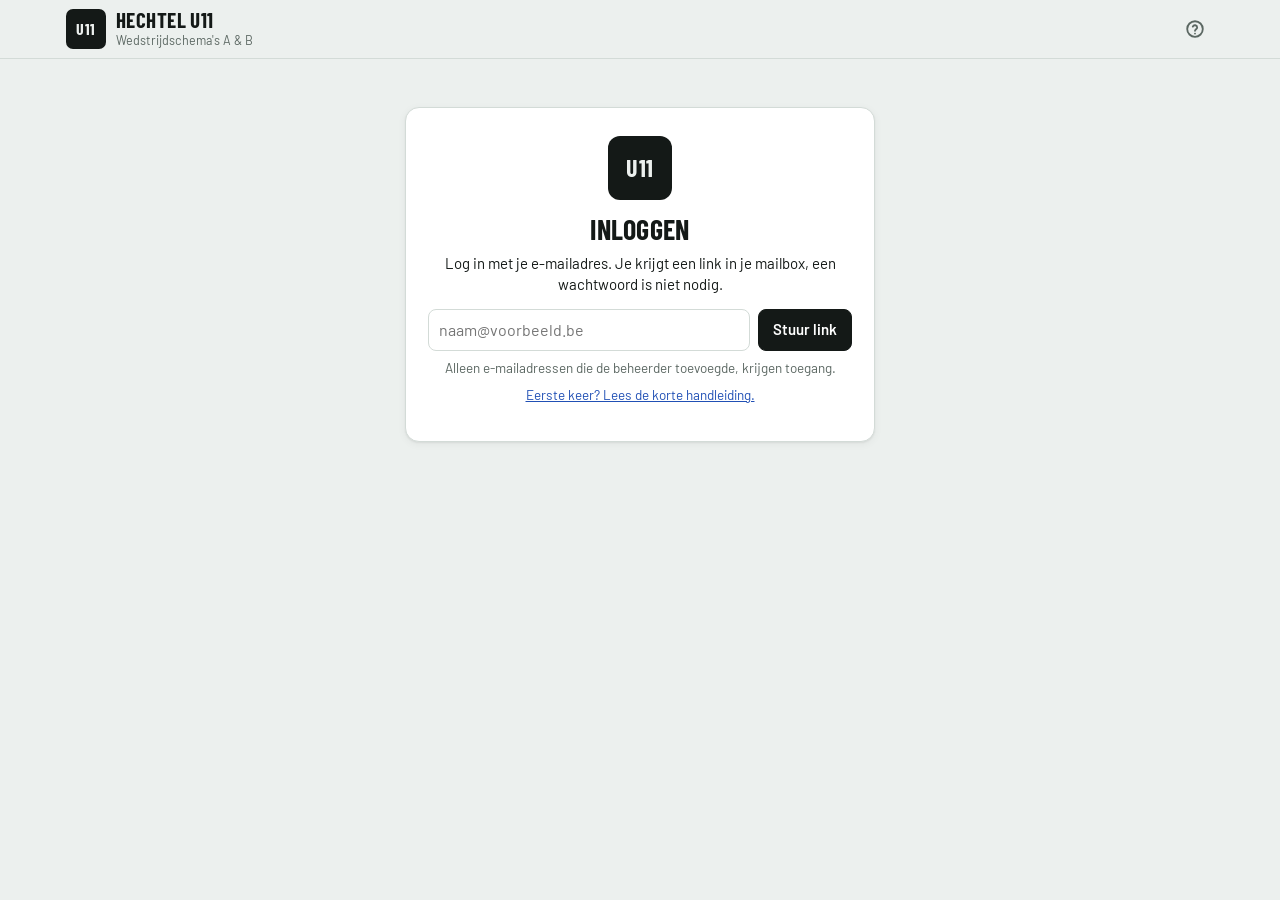
<file: index.html>
<!doctype html>
<html lang="nl">
<head>
<meta charset="utf-8">
<meta name="viewport" content="width=device-width,initial-scale=1,viewport-fit=cover">
<title>Hechtel U11 Planner</title>
<meta name="description" content="Wedstrijdschema's voor K. Hechtel FC U11 A en B">
<meta name="theme-color" content="#141917">
<meta name="robots" content="noindex">
<link rel="manifest" href="manifest.webmanifest">
<link rel="icon" href="icon-192.png" type="image/png">
<link rel="apple-touch-icon" href="apple-touch-icon.png">
<meta name="apple-mobile-web-app-capable" content="yes">
<meta name="apple-mobile-web-app-title" content="Hechtel U11">
<link rel="preconnect" href="https://fonts.googleapis.com">
<link rel="preconnect" href="https://fonts.gstatic.com" crossorigin>
<link rel="stylesheet" href="https://fonts.googleapis.com/css2?family=Barlow+Condensed:wght@600;700&family=Barlow:ital,wght@0,400;0,500;0,600;0,700;1,500&display=swap">
<link rel="stylesheet" href="app.css?v=6">
</head>
<body>


<div id="app">
  <header class="top">
    <div class="top-in wrap">
      <div class="brand">
        <span class="crest" aria-hidden="true">U11</span>
        <span class="bt"><b>Hechtel U11</b><small>Wedstrijdschema's A &amp; B</small></span>
      </div>
      <span class="syncinfo" id="syncinfo"></span>
      <a class="help" href="handleiding.html" aria-label="Handleiding" title="Handleiding"><svg class="i" viewBox="0 0 24 24" fill="none" stroke="currentColor" stroke-width="2" stroke-linecap="round" stroke-linejoin="round" aria-hidden="true"><circle cx="12" cy="12" r="8.5"/><path d="M9.6 9.4a2.5 2.5 0 0 1 4.8.9c0 1.7-2.4 2.2-2.4 3.7M12 17h.01"/></svg></a>
      <nav class="tabs" aria-label="Onderdelen">
        <button class="tab" data-a="nav" data-v="week"><svg class="i" viewBox="0 0 24 24" fill="none" stroke="currentColor" stroke-width="2" stroke-linecap="round" stroke-linejoin="round" aria-hidden="true"><rect x="4" y="5.5" width="16" height="14.5" rx="2"/><path d="M4 10h16M9 3.5v4M15 3.5v4"/></svg><span>Speeldag</span></button>
        <button class="tab" data-a="nav" data-v="cal"><svg class="i" viewBox="0 0 24 24" fill="none" stroke="currentColor" stroke-width="2" stroke-linecap="round" stroke-linejoin="round" aria-hidden="true"><path d="M9 6h11M9 12h11M9 18h11M4.5 6h.01M4.5 12h.01M4.5 18h.01"/></svg><span>Kalender</span></button>
        <button class="tab" data-a="nav" data-v="players"><svg class="i" viewBox="0 0 24 24" fill="none" stroke="currentColor" stroke-width="2" stroke-linecap="round" stroke-linejoin="round" aria-hidden="true"><circle cx="9.5" cy="8" r="3.5"/><path d="M3.5 20v-1.2a4.3 4.3 0 0 1 4.3-4.3h3.4a4.3 4.3 0 0 1 4.3 4.3V20M15.5 4.6a3.5 3.5 0 0 1 0 6.8M20.5 20v-1.2a4.3 4.3 0 0 0-3-4.1"/></svg><span>Spelers</span></button>
        <button class="tab" data-a="nav" data-v="more"><svg class="i" viewBox="0 0 24 24" fill="none" stroke="currentColor" stroke-width="2" stroke-linecap="round" stroke-linejoin="round" aria-hidden="true"><circle cx="5.5" cy="12" r="1.3"/><circle cx="12" cy="12" r="1.3"/><circle cx="18.5" cy="12" r="1.3"/></svg><span>Meer</span></button>
      </nav>
    </div>
  </header>
  <main id="view" class="wrap"><div class="loading"><div class="skel"></div><p>Kalender en spelers laden…</p></div></main>
  <div id="sheet" class="sheet-wrap" hidden>
    <div class="scrim" data-a="closeSheet"></div>
    <div class="sheet" role="dialog" aria-modal="true" aria-label="Venster"><button class="icon-btn sm x" data-a="closeSheet" aria-label="Sluiten"><svg class="i" viewBox="0 0 24 24" fill="none" stroke="currentColor" stroke-width="2" stroke-linecap="round" aria-hidden="true"><path d="M6 6l12 12M18 6L6 18"/></svg></button><div id="sheetBody"></div></div>
  </div>
  <div id="toast" class="toast" role="status" hidden></div>
</div>
<noscript><p style="padding:20px">Zet JavaScript aan om de planner te gebruiken.</p></noscript>
<script src="firebase-app-compat.js"></script>
<script src="firebase-auth-compat.js"></script>
<script src="firebase-firestore-compat.js"></script>
<script src="config.js?v=1"></script>
<script src="app.js?v=6"></script>
</body>
</html>
</file>
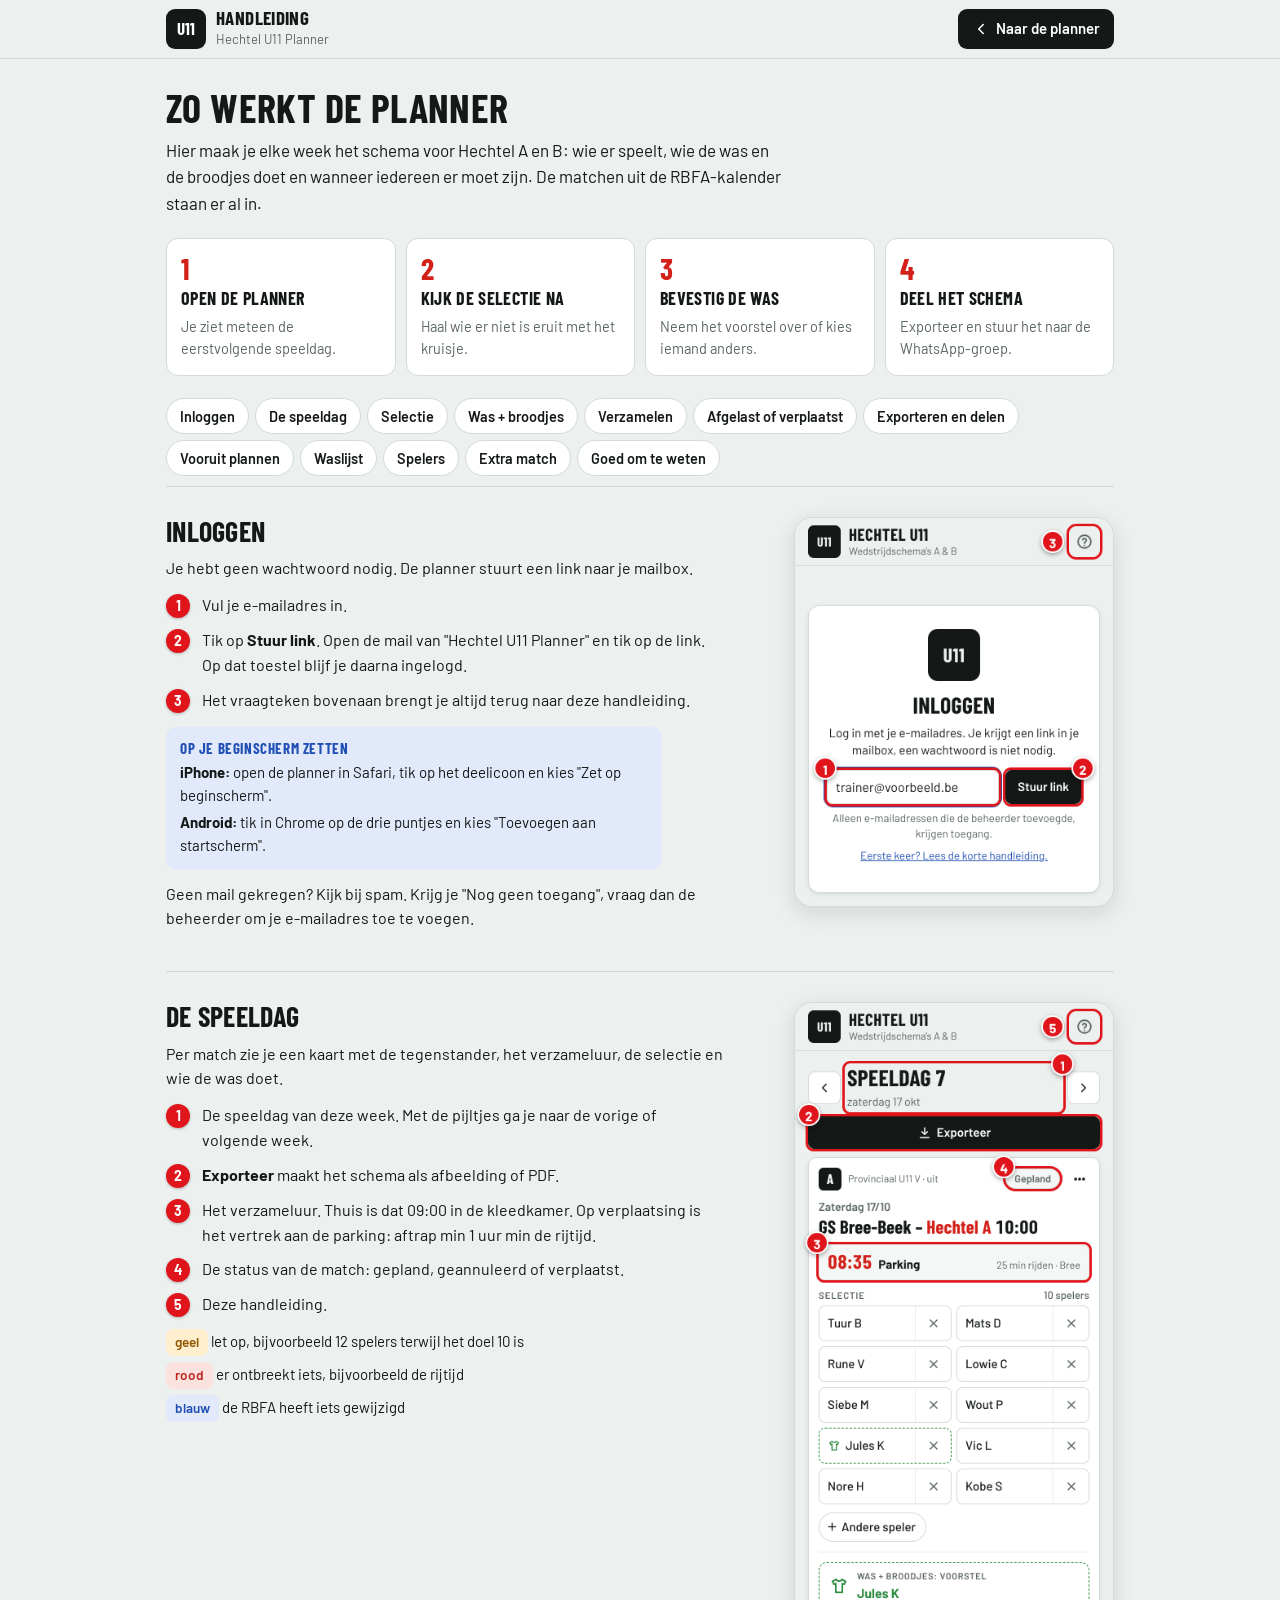
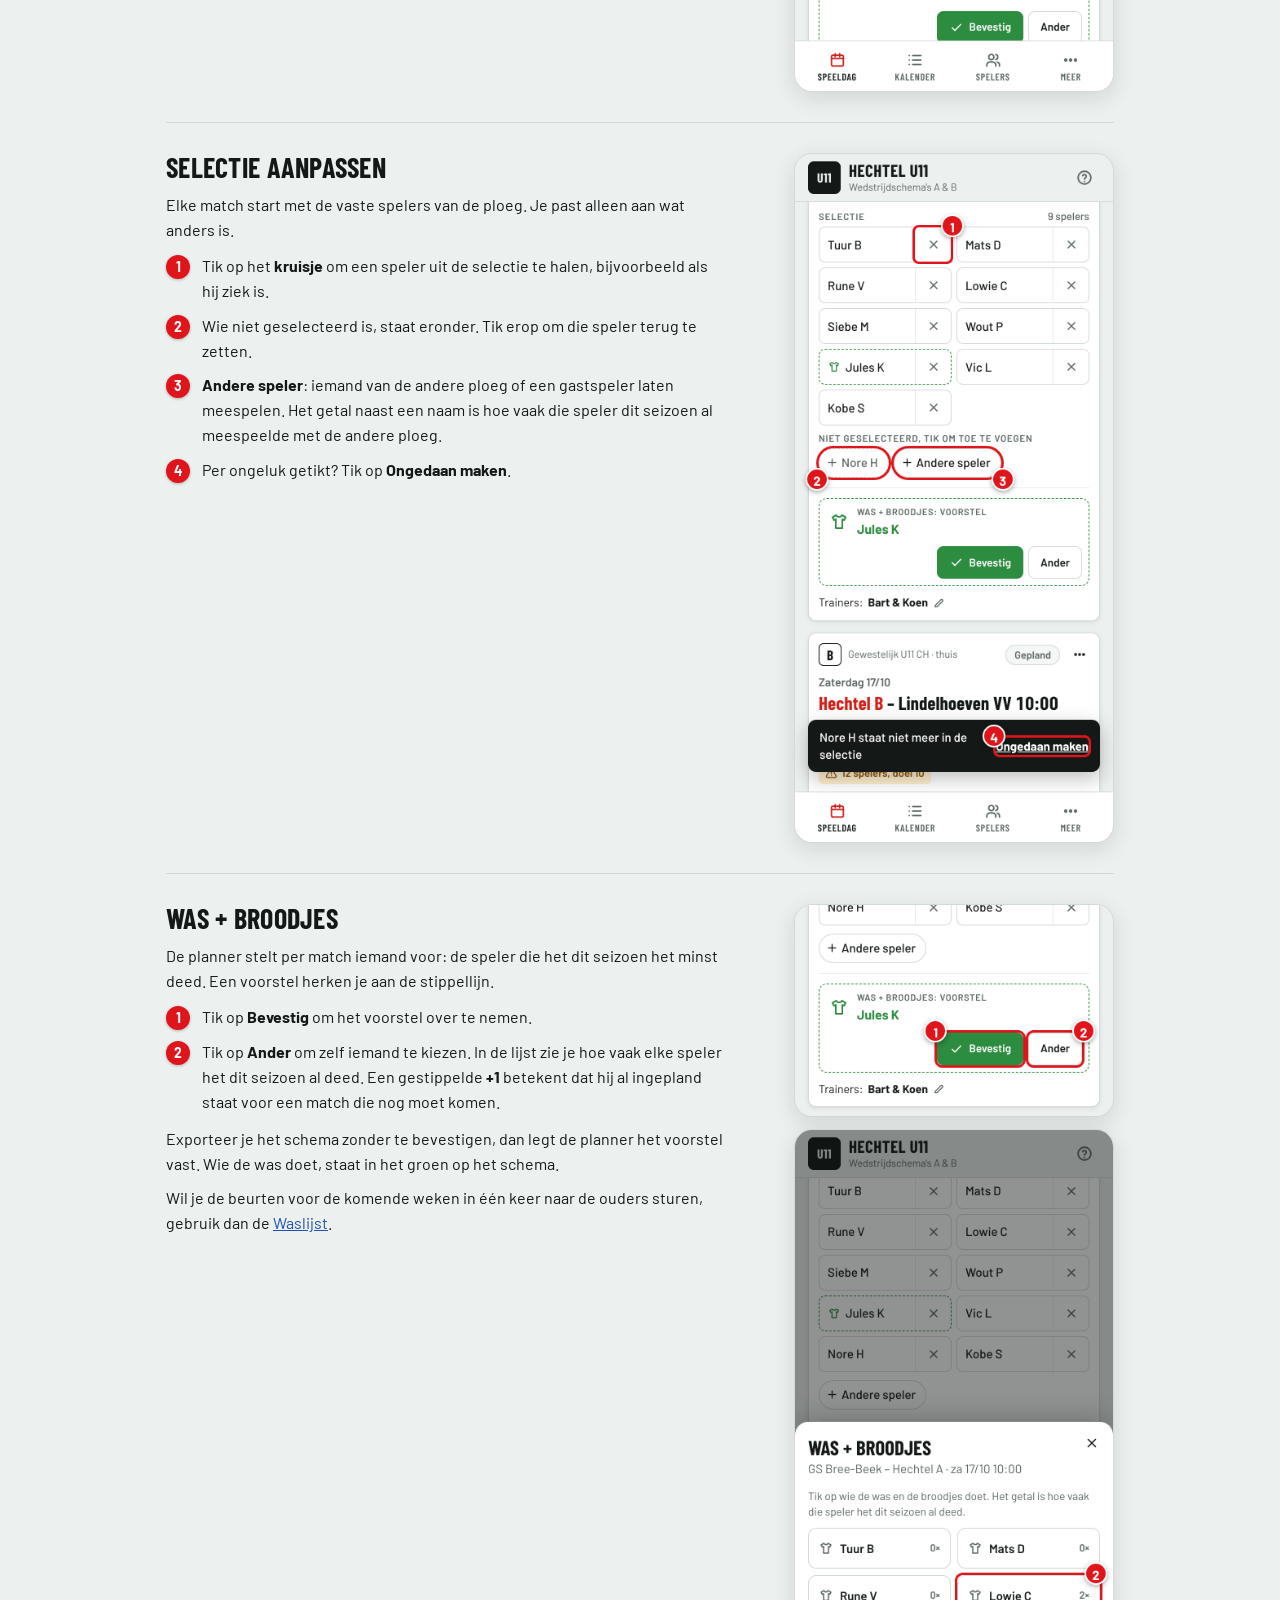
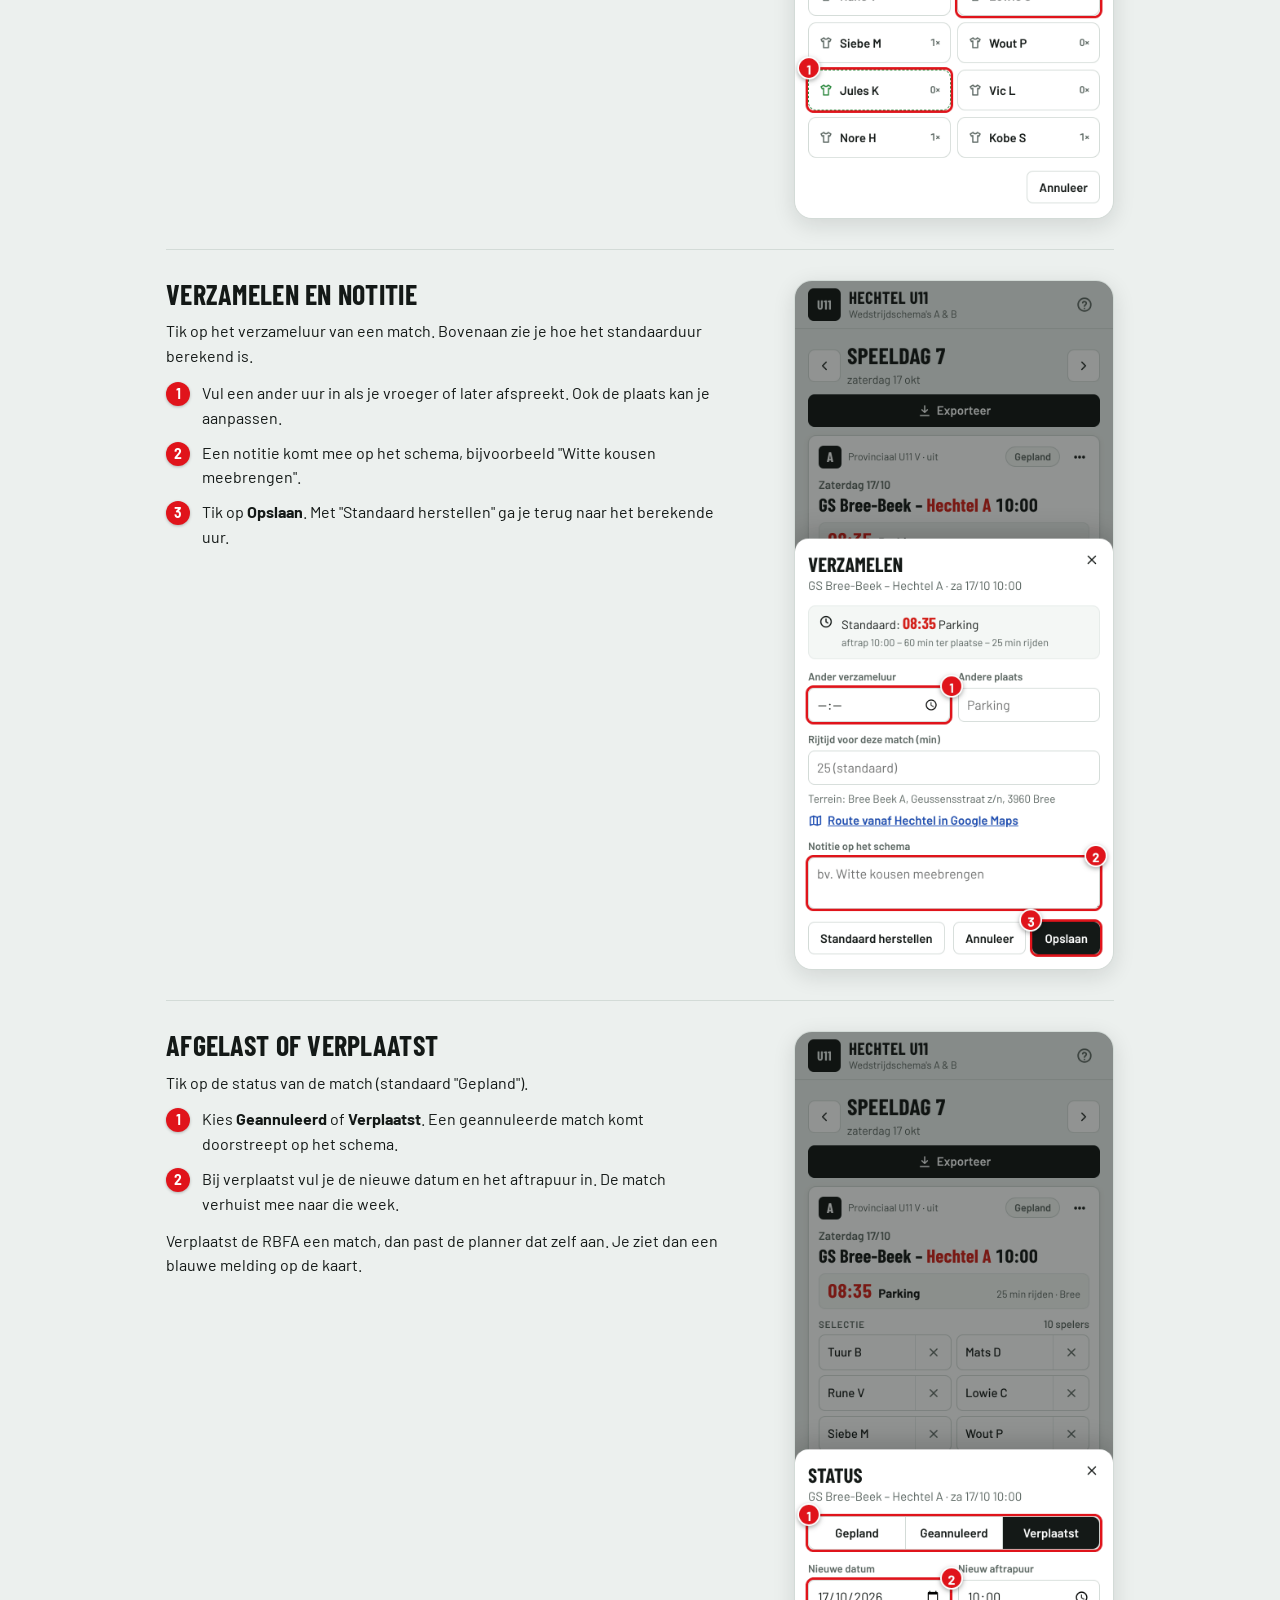
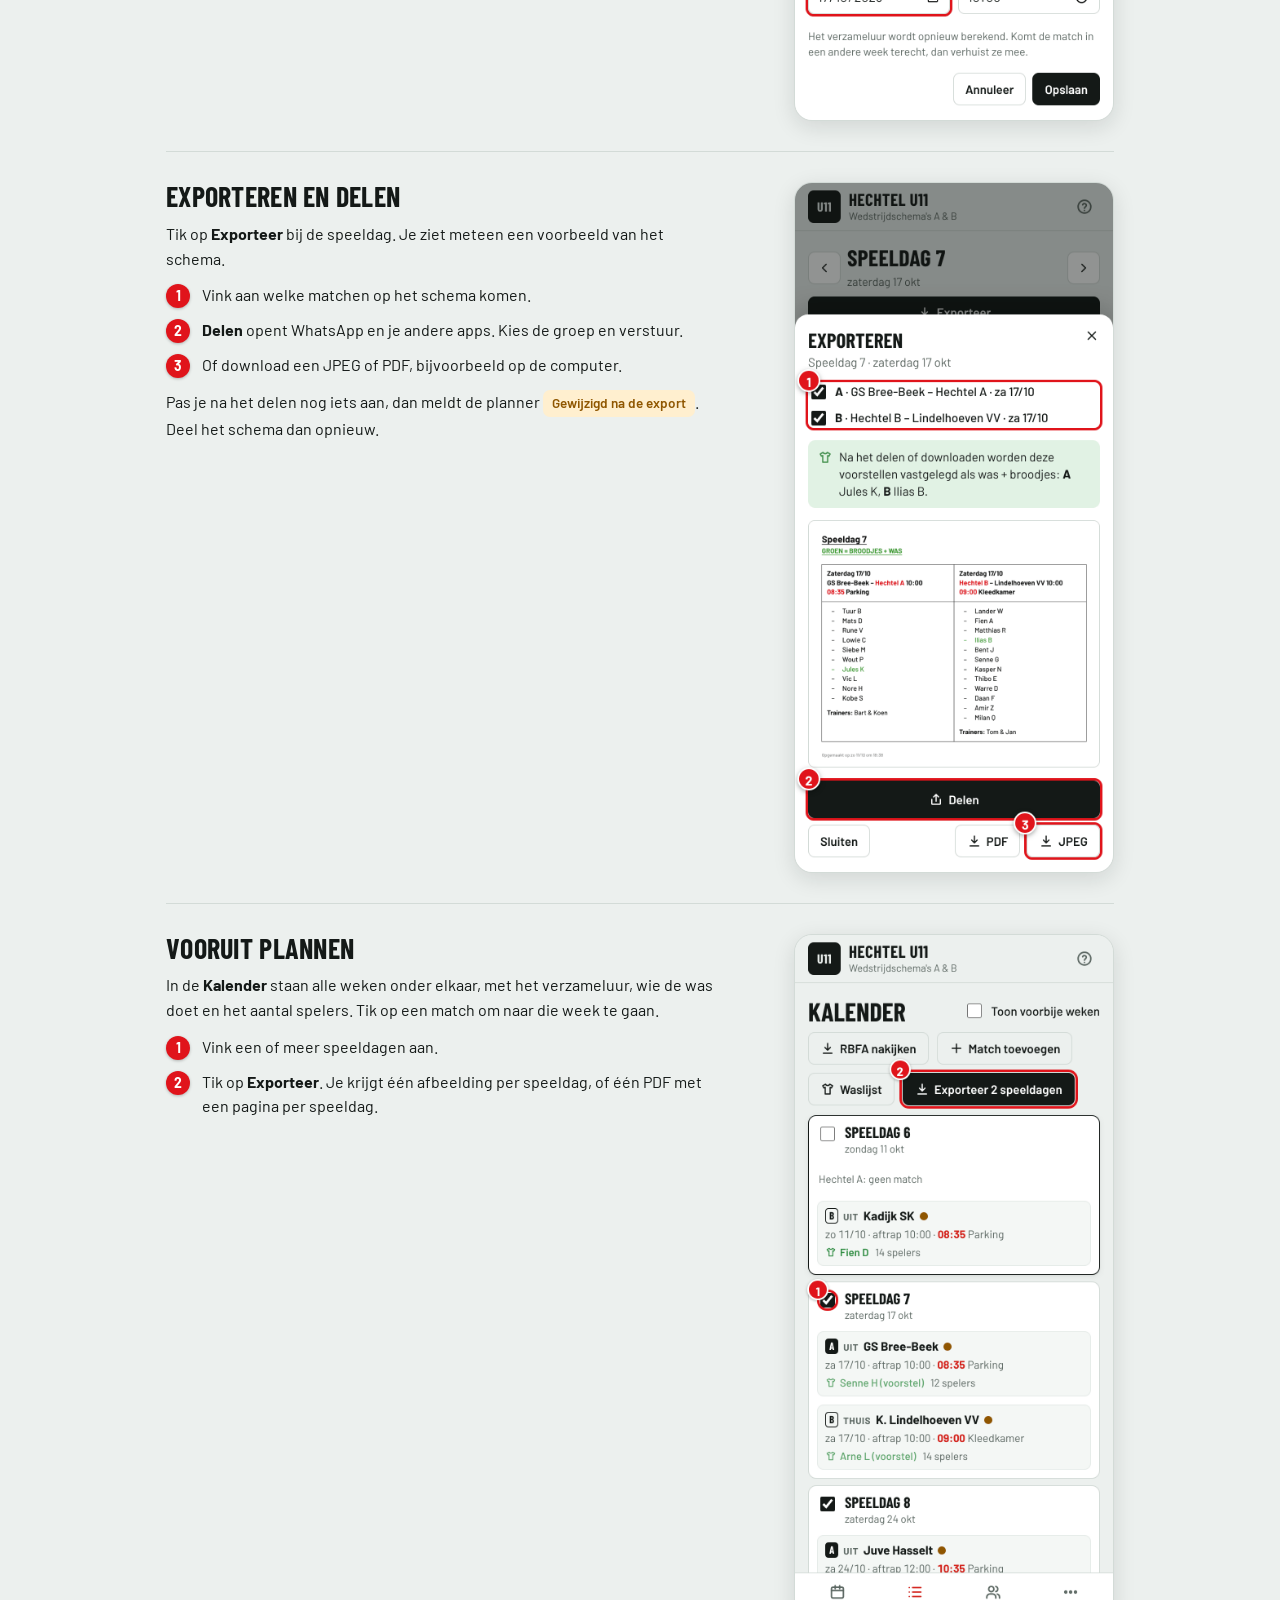
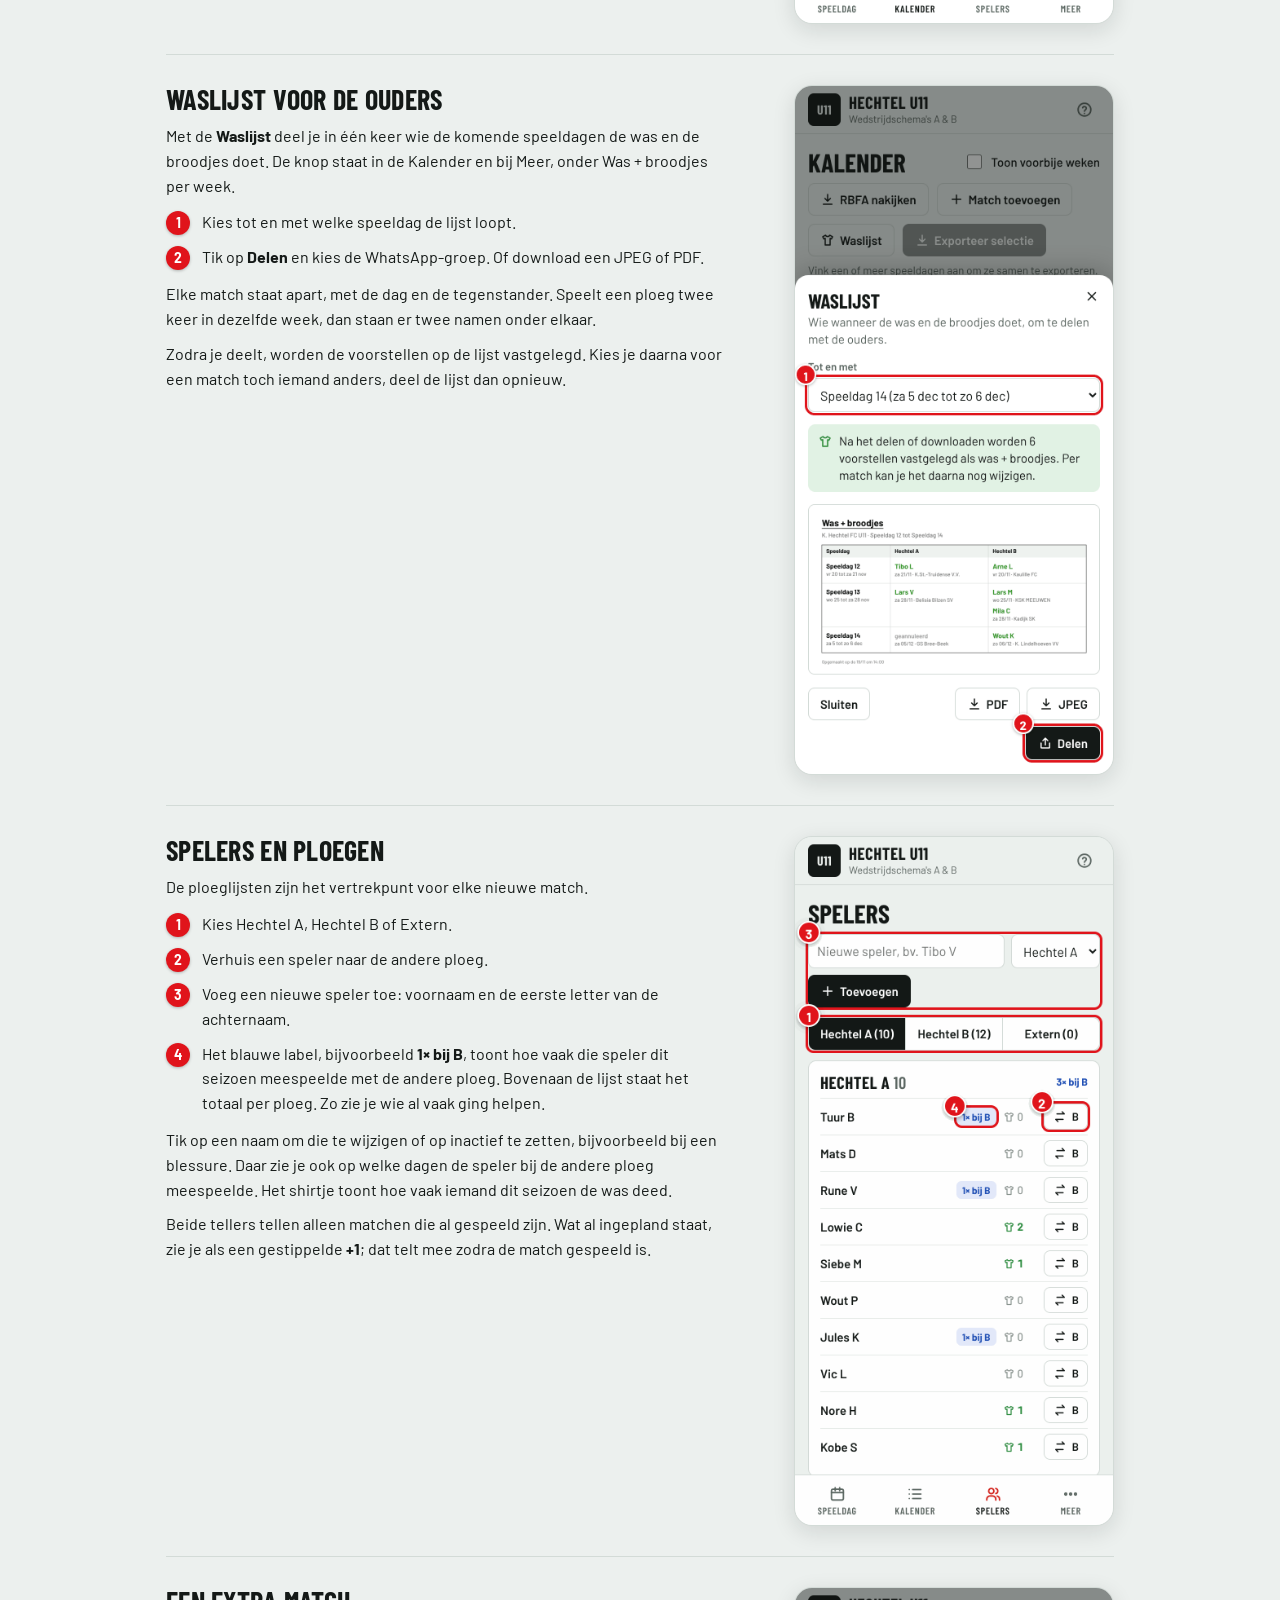
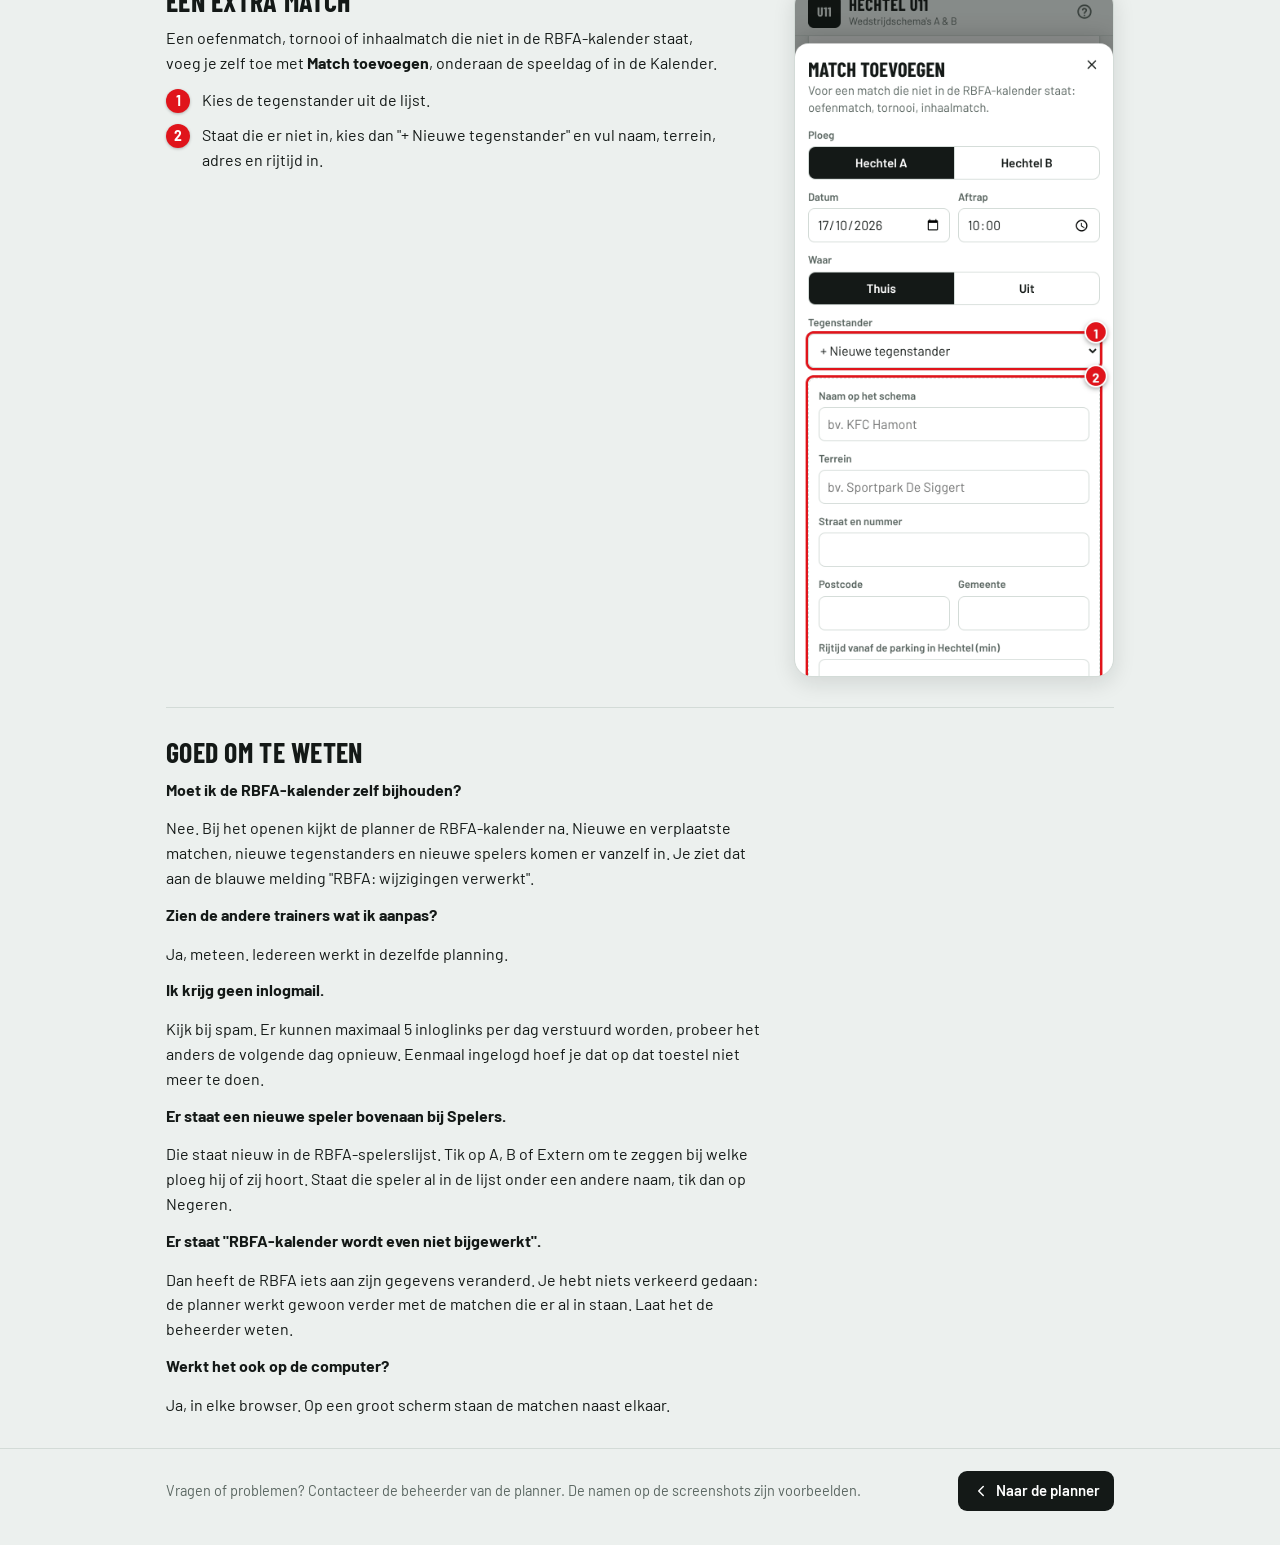
<file: handleiding.html>
<!doctype html>
<html lang="nl">
<head>
<meta charset="utf-8">
<meta name="viewport" content="width=device-width,initial-scale=1,viewport-fit=cover">
<title>Handleiding Hechtel U11 Planner</title>
<meta name="description" content="Korte handleiding voor de trainers: zo maak je het wedstrijdschema van U11 A en B.">
<meta name="theme-color" content="#141917">
<meta name="robots" content="noindex">
<link rel="icon" href="icon-192.png" type="image/png">
<link rel="apple-touch-icon" href="apple-touch-icon.png">
<link rel="preconnect" href="https://fonts.googleapis.com">
<link rel="preconnect" href="https://fonts.gstatic.com" crossorigin>
<link rel="stylesheet" href="https://fonts.googleapis.com/css2?family=Barlow+Condensed:wght@600;700&family=Barlow:wght@400;500;600;700&display=swap">
<style>
/* Zelfde huisstijl als de planner: condensed koppen, rode accenten, groen voor was + broodjes.
   Opbouw: korte stappen bovenaan, daarna per onderwerp tekst links en een gsm-screenshot rechts. */
:root{
  --bg:#ECF0EE; --sheet:#FFFFFF; --ink:#141917; --muted:#5B6762; --line:#D3DBD7; --line2:#E6ECE9;
  --red:#D3211A; --mark:#E0141B; --green:#2C8C3F; --green-bg:#E1F2E4; --info:#2150B5; --info-bg:#E2E9FA; --warn:#8F5600; --warn-bg:#FFEFCF; --bad:#BE231C; --bad-bg:#FBE2DF;
  --f-display:"Barlow Condensed","Arial Narrow","Helvetica Neue",Arial,sans-serif;
  --f-body:"Barlow",system-ui,-apple-system,"Segoe UI",Roboto,Arial,sans-serif;
  color-scheme:light;
}
@media (prefers-color-scheme:dark){:root{
  --bg:#0D1110; --sheet:#161C19; --ink:#E5ECE8; --muted:#93A19B; --line:#2C3632; --line2:#232B28;
  --red:#FF5A4E; --green:#5DCB74; --green-bg:#163120; --info:#8FB0FF; --info-bg:#18233A; --warn:#F1B65B; --warn-bg:#36290F; --bad:#FF6E64; --bad-bg:#3A1714;
  color-scheme:dark}}
*{box-sizing:border-box}
html{-webkit-text-size-adjust:100%;scroll-behavior:smooth;scroll-padding-top:76px}
@media (prefers-reduced-motion:reduce){html{scroll-behavior:auto}}
body{margin:0;background:var(--bg);color:var(--ink);font:400 16px/1.55 var(--f-body);padding-bottom:env(safe-area-inset-bottom,0px)}
a{color:var(--info)}
img{max-width:100%;height:auto;display:block}
.wrap{max-width:980px;margin:0 auto;padding-inline:16px}
.top{position:sticky;top:0;z-index:5;background:var(--bg);border-bottom:1px solid var(--line);padding-top:env(safe-area-inset-top,0px)}
.top .wrap{display:flex;align-items:center;gap:12px;min-height:58px}
.crest{width:40px;height:40px;border-radius:9px;background:var(--ink);color:var(--sheet);display:grid;place-items:center;font:700 17px/1 var(--f-display);flex:none}
.brand{display:flex;align-items:center;gap:10px;margin-right:auto;min-width:0}
.brand b{display:block;font:700 19px/1 var(--f-display);text-transform:uppercase;letter-spacing:.02em}
.brand small{display:block;color:var(--muted);font-size:13px;margin-top:2px}
.go{display:inline-flex;align-items:center;gap:6px;min-height:40px;padding:0 14px;border-radius:9px;background:var(--ink);color:var(--sheet);text-decoration:none;font-weight:600;font-size:15px;white-space:nowrap}
.go:focus-visible,.toc a:focus-visible{outline:3px solid var(--info);outline-offset:2px}
.go svg{width:18px;height:18px}
.hero{padding-block:28px 6px}
h1{font:700 40px/1 var(--f-display);text-transform:uppercase;letter-spacing:.01em;margin:0 0 10px;text-wrap:balance}
.lead{margin:0;max-width:62ch;font-size:17px;color:var(--ink)}
.flow{list-style:none;margin:22px 0 0;padding:0;display:grid;grid-template-columns:repeat(4,minmax(0,1fr));gap:10px;counter-reset:f}
.flow li{counter-increment:f;background:var(--sheet);border:1px solid var(--line);border-radius:12px;padding:14px 14px 15px;display:grid;gap:6px;align-content:start;min-width:0}
.flow li::before{content:counter(f);font:700 30px/1 var(--f-display);color:var(--red)}
.flow b{font:700 18px/1.1 var(--f-display);text-transform:uppercase;letter-spacing:.02em}
.flow span{font-size:14.5px;color:var(--muted)}
.toc{display:flex;flex-wrap:wrap;gap:6px;margin:22px 0 4px;padding:0;list-style:none}
.toc a{display:inline-flex;align-items:center;min-height:36px;padding:0 13px;border:1px solid var(--line);border-radius:999px;background:var(--sheet);color:var(--ink);text-decoration:none;font-weight:600;font-size:14.5px}
.sec{display:grid;grid-template-columns:minmax(0,1fr) 320px;gap:28px;align-items:start;padding-block:30px;border-top:1px solid var(--line)}
.sec:first-of-type{border-top:0}
.sec.noimg{grid-template-columns:minmax(0,1fr)}
h2{font:700 28px/1.05 var(--f-display);text-transform:uppercase;letter-spacing:.01em;margin:0 0 10px;text-wrap:balance}
.txt p{margin:0 0 10px;max-width:62ch}
.steps{list-style:none;margin:12px 0 0;padding:0;display:grid;gap:10px;max-width:62ch}
.steps li{display:grid;grid-template-columns:26px minmax(0,1fr);gap:10px;align-items:start}
.nr{width:24px;height:24px;border-radius:50%;background:var(--mark);color:#fff;display:inline-grid;place-items:center;font:700 14px/1 var(--f-body);margin-top:1px;box-shadow:0 1px 3px rgba(0,0,0,.25)}
.dot{width:24px;height:24px;display:grid;place-items:center;color:var(--muted);font-weight:700}
.tip{margin-top:14px;max-width:62ch;background:var(--info-bg);border-radius:10px;padding:12px 14px;font-size:15px}
.tip .tt{display:block;font:700 15px/1.2 var(--f-display);text-transform:uppercase;letter-spacing:.04em;margin-bottom:4px;color:var(--info)}
.tip p{margin:4px 0 0}
.legend{display:grid;gap:6px;margin-top:12px;max-width:62ch;font-size:15px}
.chip{display:inline-flex;align-items:center;gap:6px;padding:3px 9px;border-radius:7px;font-weight:600;font-size:13.5px}
.chip.warn{background:var(--warn-bg);color:var(--warn)}
.chip.bad{background:var(--bad-bg);color:var(--bad)}
.chip.info{background:var(--info-bg);color:var(--info)}
.chip.ok{background:var(--green-bg);color:var(--green)}
.shot{margin:0;display:grid;gap:12px;justify-items:center}
.shot img{width:100%;max-width:320px;border:1px solid var(--line);border-radius:18px;box-shadow:0 6px 22px rgba(20,25,23,.12);background:#fff}
.shot figcaption{font-size:13.5px;color:var(--muted);text-align:center;max-width:320px}
.faq{display:grid;gap:12px;margin:0;max-width:66ch}
.faq dt{font-weight:700}
.faq dd{margin:2px 0 0;color:var(--ink)}
footer{border-top:1px solid var(--line);padding-block:22px 34px;color:var(--muted);font-size:14.5px}
footer .wrap{display:flex;flex-wrap:wrap;gap:12px;align-items:center;justify-content:space-between}
@media (max-width:820px){
  .flow{grid-template-columns:repeat(2,minmax(0,1fr))}
  .sec{grid-template-columns:minmax(0,1fr);gap:18px}
  .shot img{max-width:300px}
}
@media (max-width:420px){
  h1{font-size:34px}
  .brand small{display:none}
  .go span{display:none}
  .go{padding:0 11px}
}
</style>
</head>
<body>
<header class="top">
  <div class="wrap">
    <div class="brand"><span class="crest" aria-hidden="true">U11</span><span><b>Handleiding</b><small>Hechtel U11 Planner</small></span></div>
    <a class="go" href="./"><svg viewBox="0 0 24 24" fill="none" stroke="currentColor" stroke-width="2" stroke-linecap="round" stroke-linejoin="round" aria-hidden="true"><path d="M15 18l-6-6 6-6"/></svg><span>Naar de planner</span></a>
  </div>
</header>

<main class="wrap">
  <section class="hero" aria-labelledby="t">
    <h1 id="t">Zo werkt de planner</h1>
    <p class="lead">Hier maak je elke week het schema voor Hechtel A en B: wie er speelt, wie de was en de broodjes doet en wanneer iedereen er moet zijn. De matchen uit de RBFA-kalender staan er al in.</p>
    <ol class="flow" aria-label="Elke week in vier stappen">
      <li><b>Open de planner</b><span>Je ziet meteen de eerstvolgende speeldag.</span></li>
      <li><b>Kijk de selectie na</b><span>Haal wie er niet is eruit met het kruisje.</span></li>
      <li><b>Bevestig de was</b><span>Neem het voorstel over of kies iemand anders.</span></li>
      <li><b>Deel het schema</b><span>Exporteer en stuur het naar de WhatsApp-groep.</span></li>
    </ol>
    <ul class="toc" aria-label="Onderwerpen">
      <li><a href="#inloggen">Inloggen</a></li>
      <li><a href="#speeldag">De speeldag</a></li>
      <li><a href="#selectie">Selectie</a></li>
      <li><a href="#was">Was + broodjes</a></li>
      <li><a href="#verzamelen">Verzamelen</a></li>
      <li><a href="#status">Afgelast of verplaatst</a></li>
      <li><a href="#delen">Exporteren en delen</a></li>
      <li><a href="#vooruit">Vooruit plannen</a></li>
      <li><a href="#waslijst">Waslijst</a></li>
      <li><a href="#spelers">Spelers</a></li>
      <li><a href="#extra">Extra match</a></li>
      <li><a href="#weten">Goed om te weten</a></li>
    </ul>
  </section>

  <section class="sec" id="inloggen">
    <div class="txt">
      <h2>Inloggen</h2>
      <p>Je hebt geen wachtwoord nodig. De planner stuurt een link naar je mailbox.</p>
      <ul class="steps">
        <li><span class="nr">1</span><span>Vul je e-mailadres in.</span></li>
        <li><span class="nr">2</span><span>Tik op <b>Stuur link</b>. Open de mail van "Hechtel U11 Planner" en tik op de link. Op dat toestel blijf je daarna ingelogd.</span></li>
        <li><span class="nr">3</span><span>Het vraagteken bovenaan brengt je altijd terug naar deze handleiding.</span></li>
      </ul>
      <div class="tip"><span class="tt">Op je beginscherm zetten</span>
        <p><strong>iPhone:</strong> open de planner in Safari, tik op het deelicoon en kies "Zet op beginscherm".</p>
        <p><strong>Android:</strong> tik in Chrome op de drie puntjes en kies "Toevoegen aan startscherm".</p>
      </div>
      <p style="margin-top:12px">Geen mail gekregen? Kijk bij spam. Krijg je "Nog geen toegang", vraag dan de beheerder om je e-mailadres toe te voegen.</p>
    </div>
    <figure class="shot"><img src="hl-01-inloggen.png" width="780" height="952" alt="Inlogscherm met het e-mailadres ingevuld en de knop Stuur link" loading="lazy"></figure>
  </section>

  <section class="sec" id="speeldag">
    <div class="txt">
      <h2>De speeldag</h2>
      <p>Per match zie je een kaart met de tegenstander, het verzameluur, de selectie en wie de was doet.</p>
      <ul class="steps">
        <li><span class="nr">1</span><span>De speeldag van deze week. Met de pijltjes ga je naar de vorige of volgende week.</span></li>
        <li><span class="nr">2</span><span><b>Exporteer</b> maakt het schema als afbeelding of PDF.</span></li>
        <li><span class="nr">3</span><span>Het verzameluur. Thuis is dat 09:00 in de kleedkamer. Op verplaatsing is het vertrek aan de parking: aftrap min 1 uur min de rijtijd.</span></li>
        <li><span class="nr">4</span><span>De status van de match: gepland, geannuleerd of verplaatst.</span></li>
        <li><span class="nr">5</span><span>Deze handleiding.</span></li>
      </ul>
      <div class="legend">
        <span><span class="chip warn">geel</span> let op, bijvoorbeeld 12 spelers terwijl het doel 10 is</span>
        <span><span class="chip bad">rood</span> er ontbreekt iets, bijvoorbeeld de rijtijd</span>
        <span><span class="chip info">blauw</span> de RBFA heeft iets gewijzigd</span>
      </div>
    </div>
    <figure class="shot"><img src="hl-02-speeldag.png" width="780" height="1688" alt="Speeldag 7 met de knop Exporteer en de kaart van de uitmatch van Hechtel A" loading="lazy"></figure>
  </section>

  <section class="sec" id="selectie">
    <div class="txt">
      <h2>Selectie aanpassen</h2>
      <p>Elke match start met de vaste spelers van de ploeg. Je past alleen aan wat anders is.</p>
      <ul class="steps">
        <li><span class="nr">1</span><span>Tik op het <b>kruisje</b> om een speler uit de selectie te halen, bijvoorbeeld als hij ziek is.</span></li>
        <li><span class="nr">2</span><span>Wie niet geselecteerd is, staat eronder. Tik erop om die speler terug te zetten.</span></li>
        <li><span class="nr">3</span><span><b>Andere speler</b>: iemand van de andere ploeg of een gastspeler laten meespelen. Het getal naast een naam is hoe vaak die speler dit seizoen al meespeelde met de andere ploeg.</span></li>
        <li><span class="nr">4</span><span>Per ongeluk getikt? Tik op <b>Ongedaan maken</b>.</span></li>
      </ul>
    </div>
    <figure class="shot"><img src="hl-03-selectie.png" width="780" height="1688" alt="Selectie met een kruisje per speler, een speler onder Niet geselecteerd en de melding Ongedaan maken" loading="lazy"></figure>
  </section>

  <section class="sec" id="was">
    <div class="txt">
      <h2>Was + broodjes</h2>
      <p>De planner stelt per match iemand voor: de speler die het dit seizoen het minst deed. Een voorstel herken je aan de stippellijn.</p>
      <ul class="steps">
        <li><span class="nr">1</span><span>Tik op <b>Bevestig</b> om het voorstel over te nemen.</span></li>
        <li><span class="nr">2</span><span>Tik op <b>Ander</b> om zelf iemand te kiezen. In de lijst zie je hoe vaak elke speler het dit seizoen al deed. Een gestippelde <b>+1</b> betekent dat hij al ingepland staat voor een match die nog moet komen.</span></li>
      </ul>
      <p style="margin-top:12px">Exporteer je het schema zonder te bevestigen, dan legt de planner het voorstel vast. Wie de was doet, staat in het groen op het schema.</p>
      <p>Wil je de beurten voor de komende weken in één keer naar de ouders sturen, gebruik dan de <a href="#waslijst">Waslijst</a>.</p>
    </div>
    <figure class="shot">
      <img src="hl-04-was.png" width="780" height="516" alt="Vak Was + broodjes met het voorstel en de knoppen Bevestig en Ander" loading="lazy">
      <img src="hl-05-waskiezer.png" width="780" height="1688" alt="Lijst om te kiezen wie de was doet, met per speler het aantal keer dit seizoen" loading="lazy">
    </figure>
  </section>

  <section class="sec" id="verzamelen">
    <div class="txt">
      <h2>Verzamelen en notitie</h2>
      <p>Tik op het verzameluur van een match. Bovenaan zie je hoe het standaarduur berekend is.</p>
      <ul class="steps">
        <li><span class="nr">1</span><span>Vul een ander uur in als je vroeger of later afspreekt. Ook de plaats kan je aanpassen.</span></li>
        <li><span class="nr">2</span><span>Een notitie komt mee op het schema, bijvoorbeeld "Witte kousen meebrengen".</span></li>
        <li><span class="nr">3</span><span>Tik op <b>Opslaan</b>. Met "Standaard herstellen" ga je terug naar het berekende uur.</span></li>
      </ul>
    </div>
    <figure class="shot"><img src="hl-06-verzamelen.png" width="780" height="1688" alt="Venster Verzamelen met het standaarduur, een ander verzameluur, de notitie en Opslaan" loading="lazy"></figure>
  </section>

  <section class="sec" id="status">
    <div class="txt">
      <h2>Afgelast of verplaatst</h2>
      <p>Tik op de status van de match (standaard "Gepland").</p>
      <ul class="steps">
        <li><span class="nr">1</span><span>Kies <b>Geannuleerd</b> of <b>Verplaatst</b>. Een geannuleerde match komt doorstreept op het schema.</span></li>
        <li><span class="nr">2</span><span>Bij verplaatst vul je de nieuwe datum en het aftrapuur in. De match verhuist mee naar die week.</span></li>
      </ul>
      <p style="margin-top:12px">Verplaatst de RBFA een match, dan past de planner dat zelf aan. Je ziet dan een blauwe melding op de kaart.</p>
    </div>
    <figure class="shot"><img src="hl-07-status.png" width="780" height="1688" alt="Venster Status met Gepland, Geannuleerd en Verplaatst en de nieuwe datum" loading="lazy"></figure>
  </section>

  <section class="sec" id="delen">
    <div class="txt">
      <h2>Exporteren en delen</h2>
      <p>Tik op <b>Exporteer</b> bij de speeldag. Je ziet meteen een voorbeeld van het schema.</p>
      <ul class="steps">
        <li><span class="nr">1</span><span>Vink aan welke matchen op het schema komen.</span></li>
        <li><span class="nr">2</span><span><b>Delen</b> opent WhatsApp en je andere apps. Kies de groep en verstuur.</span></li>
        <li><span class="nr">3</span><span>Of download een JPEG of PDF, bijvoorbeeld op de computer.</span></li>
      </ul>
      <p style="margin-top:12px">Pas je na het delen nog iets aan, dan meldt de planner <span class="chip warn">Gewijzigd na de export</span>. Deel het schema dan opnieuw.</p>
    </div>
    <figure class="shot"><img src="hl-08-exporteren.png" width="780" height="1688" alt="Venster Exporteren met het voorbeeld van het schema en de knoppen Delen, PDF en JPEG" loading="lazy"></figure>
  </section>

  <section class="sec" id="vooruit">
    <div class="txt">
      <h2>Vooruit plannen</h2>
      <p>In de <b>Kalender</b> staan alle weken onder elkaar, met het verzameluur, wie de was doet en het aantal spelers. Tik op een match om naar die week te gaan.</p>
      <ul class="steps">
        <li><span class="nr">1</span><span>Vink een of meer speeldagen aan.</span></li>
        <li><span class="nr">2</span><span>Tik op <b>Exporteer</b>. Je krijgt één afbeelding per speeldag, of één PDF met een pagina per speeldag.</span></li>
      </ul>
    </div>
    <figure class="shot"><img src="hl-09-kalender.png" width="780" height="1688" alt="Kalender met twee speeldagen aangevinkt en de knop Exporteer 2 speeldagen" loading="lazy"></figure>
  </section>

  <section class="sec" id="waslijst">
    <div class="txt">
      <h2>Waslijst voor de ouders</h2>
      <p>Met de <b>Waslijst</b> deel je in één keer wie de komende speeldagen de was en de broodjes doet. De knop staat in de Kalender en bij Meer, onder Was + broodjes per week.</p>
      <ul class="steps">
        <li><span class="nr">1</span><span>Kies tot en met welke speeldag de lijst loopt.</span></li>
        <li><span class="nr">2</span><span>Tik op <b>Delen</b> en kies de WhatsApp-groep. Of download een JPEG of PDF.</span></li>
      </ul>
      <p style="margin-top:12px">Elke match staat apart, met de dag en de tegenstander. Speelt een ploeg twee keer in dezelfde week, dan staan er twee namen onder elkaar.</p>
      <p>Zodra je deelt, worden de voorstellen op de lijst vastgelegd. Kies je daarna voor een match toch iemand anders, deel de lijst dan opnieuw.</p>
    </div>
    <figure class="shot"><img src="hl-12-waslijst.png" width="780" height="1688" alt="Venster Waslijst met de keuze tot en met welke speeldag, het voorbeeld van de lijst per speeldag en de knop Delen" loading="lazy"></figure>
  </section>

  <section class="sec" id="spelers">
    <div class="txt">
      <h2>Spelers en ploegen</h2>
      <p>De ploeglijsten zijn het vertrekpunt voor elke nieuwe match.</p>
      <ul class="steps">
        <li><span class="nr">1</span><span>Kies Hechtel A, Hechtel B of Extern.</span></li>
        <li><span class="nr">2</span><span>Verhuis een speler naar de andere ploeg.</span></li>
        <li><span class="nr">3</span><span>Voeg een nieuwe speler toe: voornaam en de eerste letter van de achternaam.</span></li>
        <li><span class="nr">4</span><span>Het blauwe label, bijvoorbeeld <b>1× bij B</b>, toont hoe vaak die speler dit seizoen meespeelde met de andere ploeg. Bovenaan de lijst staat het totaal per ploeg. Zo zie je wie al vaak ging helpen.</span></li>
      </ul>
      <p style="margin-top:12px">Tik op een naam om die te wijzigen of op inactief te zetten, bijvoorbeeld bij een blessure. Daar zie je ook op welke dagen de speler bij de andere ploeg meespeelde. Het shirtje toont hoe vaak iemand dit seizoen de was deed.</p>
      <p>Beide tellers tellen alleen matchen die al gespeeld zijn. Wat al ingepland staat, zie je als een gestippelde <b>+1</b>; dat telt mee zodra de match gespeeld is.</p>
    </div>
    <figure class="shot"><img src="hl-10-spelers.png" width="780" height="1688" alt="Spelerslijst van Hechtel A met per speler het aantal keer was, hoe vaak hij bij B meespeelde en een knop om naar B te verhuizen" loading="lazy"></figure>
  </section>

  <section class="sec" id="extra">
    <div class="txt">
      <h2>Een extra match</h2>
      <p>Een oefenmatch, tornooi of inhaalmatch die niet in de RBFA-kalender staat, voeg je zelf toe met <b>Match toevoegen</b>, onderaan de speeldag of in de Kalender.</p>
      <ul class="steps">
        <li><span class="nr">1</span><span>Kies de tegenstander uit de lijst.</span></li>
        <li><span class="nr">2</span><span>Staat die er niet in, kies dan "+ Nieuwe tegenstander" en vul naam, terrein, adres en rijtijd in.</span></li>
      </ul>
    </div>
    <figure class="shot"><img src="hl-11-match.png" width="780" height="1688" alt="Venster Match toevoegen met de keuze van de tegenstander en de velden voor een nieuwe tegenstander" loading="lazy"></figure>
  </section>

  <section class="sec noimg" id="weten">
    <div class="txt">
      <h2>Goed om te weten</h2>
      <dl class="faq">
        <dt>Moet ik de RBFA-kalender zelf bijhouden?</dt>
        <dd>Nee. Bij het openen kijkt de planner de RBFA-kalender na. Nieuwe en verplaatste matchen, nieuwe tegenstanders en nieuwe spelers komen er vanzelf in. Je ziet dat aan de blauwe melding "RBFA: wijzigingen verwerkt".</dd>
        <dt>Zien de andere trainers wat ik aanpas?</dt>
        <dd>Ja, meteen. Iedereen werkt in dezelfde planning.</dd>
        <dt>Ik krijg geen inlogmail.</dt>
        <dd>Kijk bij spam. Er kunnen maximaal 5 inloglinks per dag verstuurd worden, probeer het anders de volgende dag opnieuw. Eenmaal ingelogd hoef je dat op dat toestel niet meer te doen.</dd>
        <dt>Er staat een nieuwe speler bovenaan bij Spelers.</dt>
        <dd>Die staat nieuw in de RBFA-spelerslijst. Tik op A, B of Extern om te zeggen bij welke ploeg hij of zij hoort. Staat die speler al in de lijst onder een andere naam, tik dan op Negeren.</dd>
        <dt>Er staat "RBFA-kalender wordt even niet bijgewerkt".</dt>
        <dd>Dan heeft de RBFA iets aan zijn gegevens veranderd. Je hebt niets verkeerd gedaan: de planner werkt gewoon verder met de matchen die er al in staan. Laat het de beheerder weten.</dd>
        <dt>Werkt het ook op de computer?</dt>
        <dd>Ja, in elke browser. Op een groot scherm staan de matchen naast elkaar.</dd>
      </dl>
    </div>
  </section>
</main>

<footer>
  <div class="wrap">
    <span>Vragen of problemen? Contacteer de beheerder van de planner. De namen op de screenshots zijn voorbeelden.</span>
    <a class="go" href="./"><svg viewBox="0 0 24 24" fill="none" stroke="currentColor" stroke-width="2" stroke-linecap="round" stroke-linejoin="round" aria-hidden="true"><path d="M15 18l-6-6 6-6"/></svg><span>Naar de planner</span></a>
  </div>
</footer>
</body>
</html>
</file>
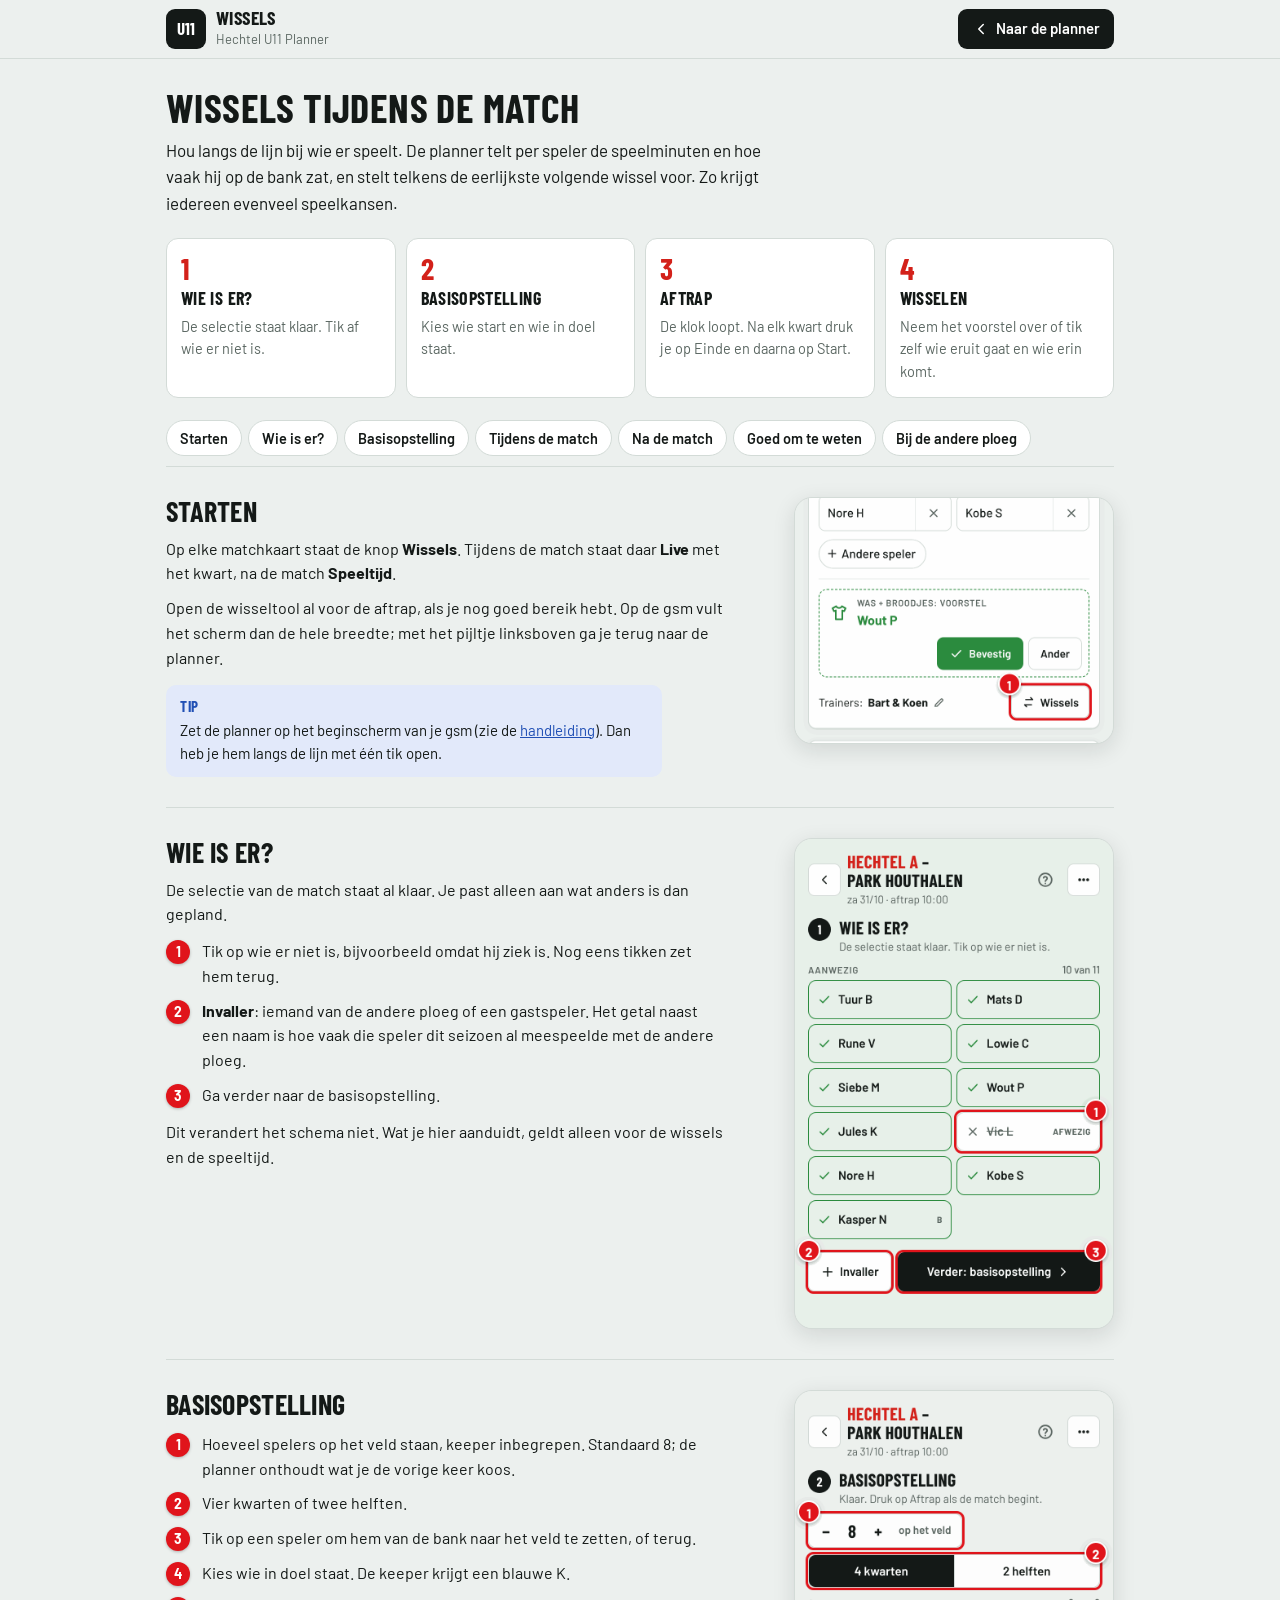
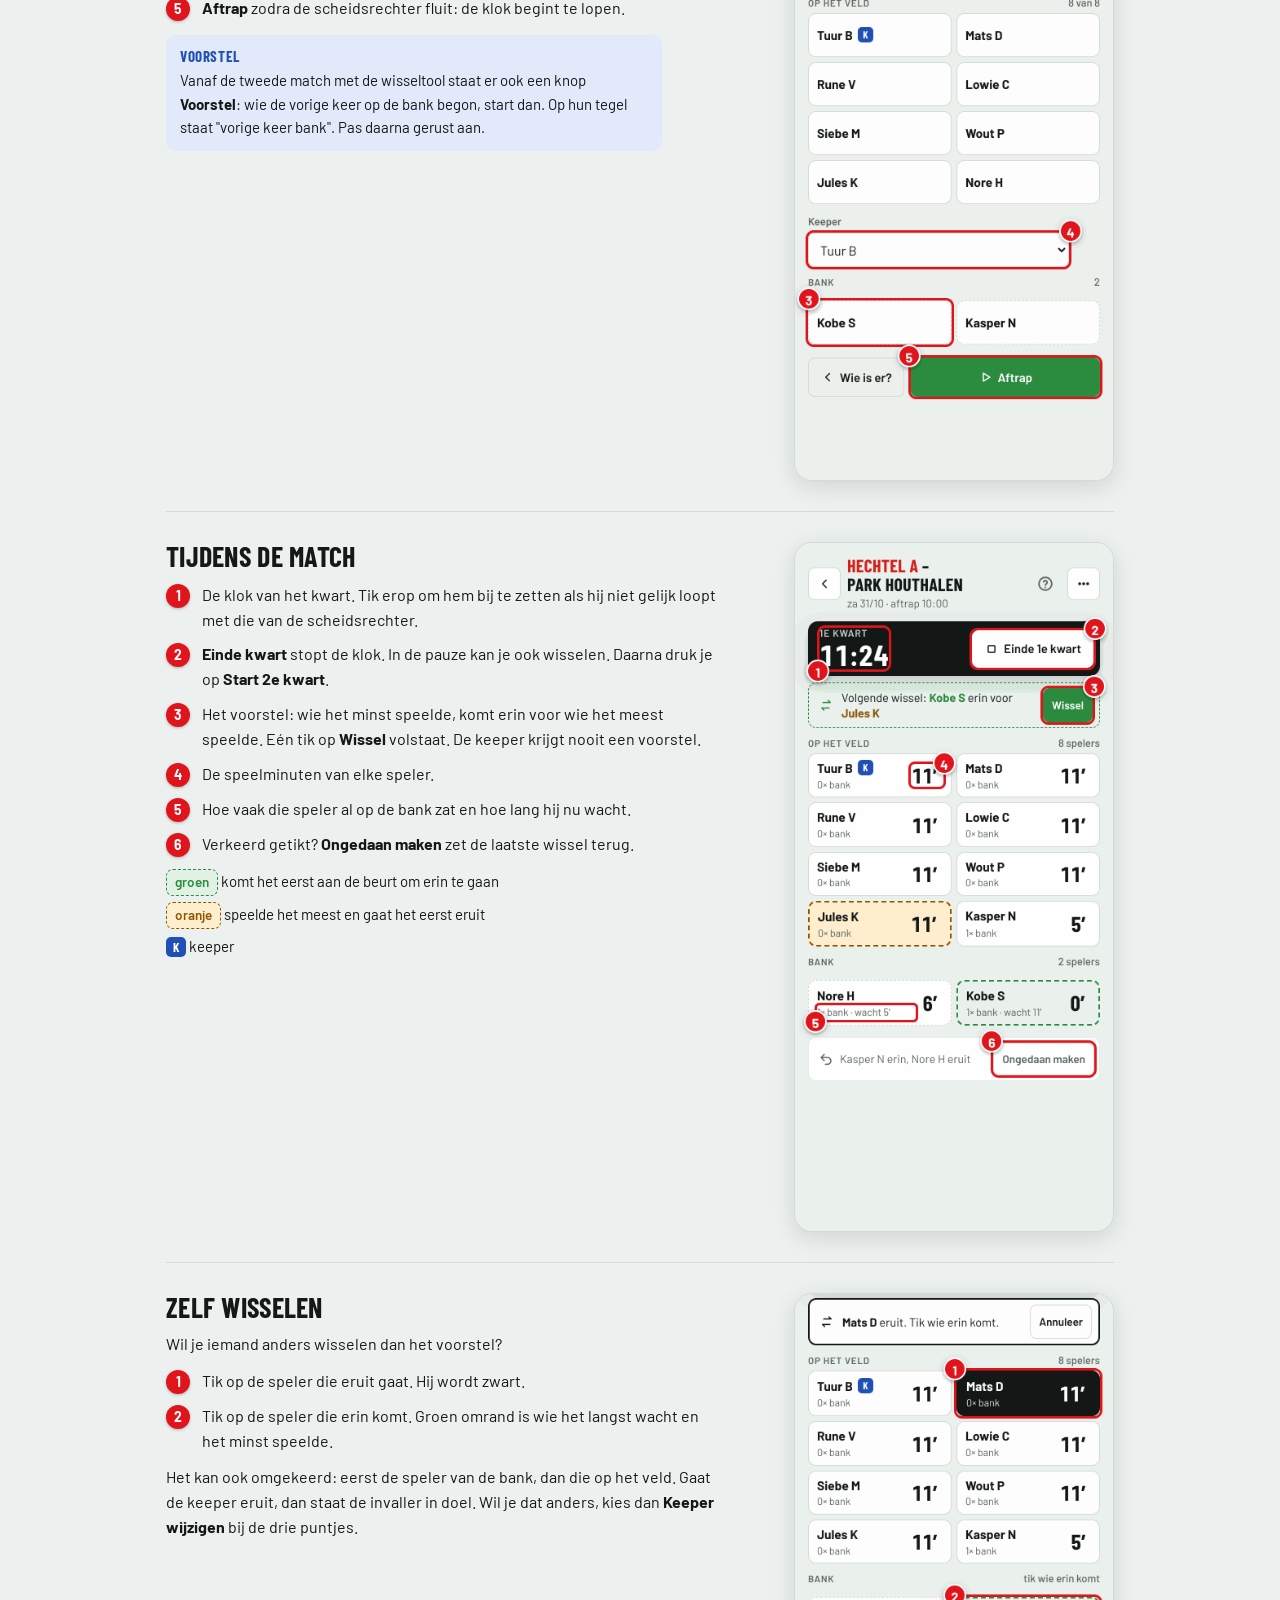
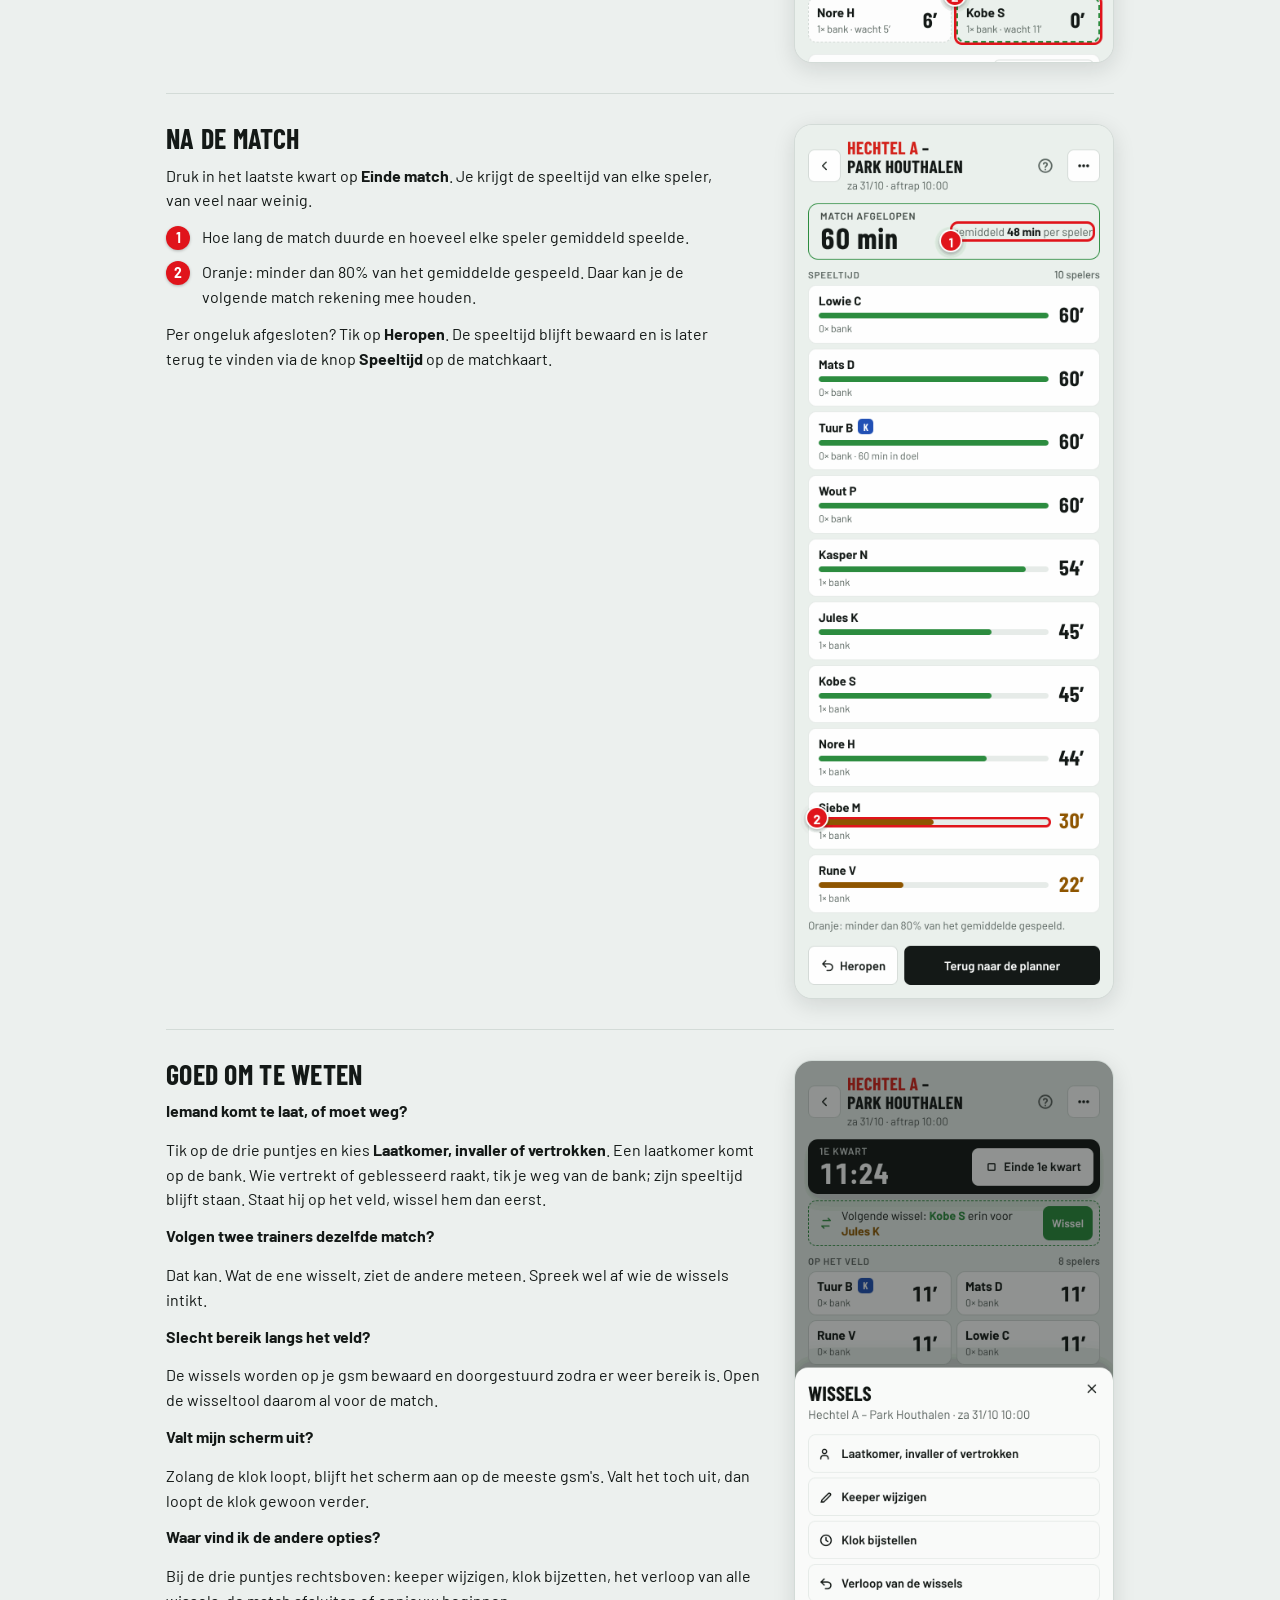
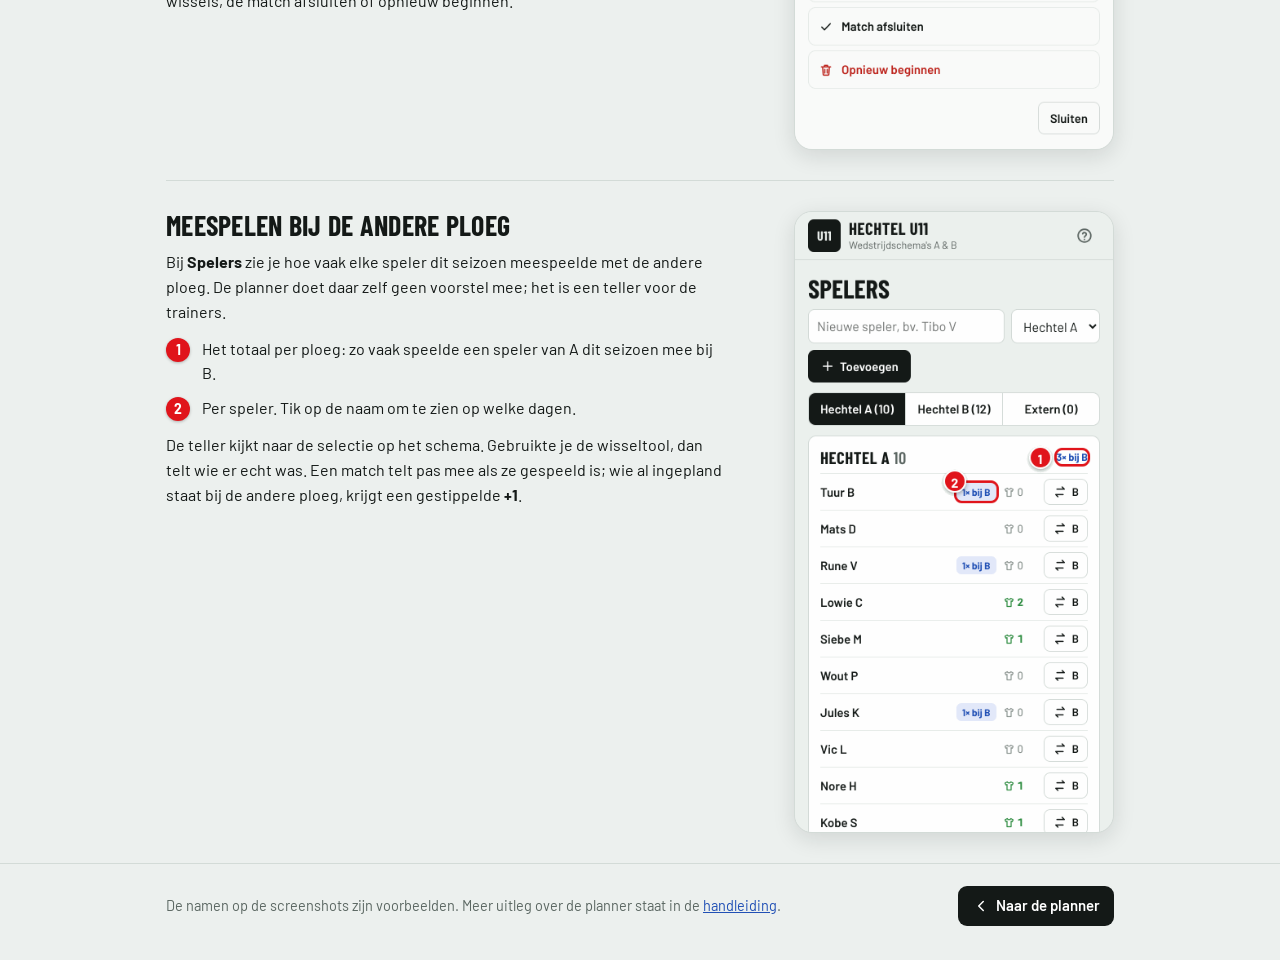
<file: wissels.html>
<!doctype html>
<html lang="nl">
<head>
<meta charset="utf-8">
<meta name="viewport" content="width=device-width,initial-scale=1,viewport-fit=cover">
<title>Wissels Hechtel U11</title>
<meta name="description" content="Uitleg voor de trainers: wissels en speeltijd bijhouden tijdens de match van U11 A en B.">
<meta name="theme-color" content="#141917">
<meta name="robots" content="noindex">
<link rel="icon" href="icon-192.png" type="image/png">
<link rel="apple-touch-icon" href="apple-touch-icon.png">
<link rel="preconnect" href="https://fonts.googleapis.com">
<link rel="preconnect" href="https://fonts.gstatic.com" crossorigin>
<link rel="stylesheet" href="https://fonts.googleapis.com/css2?family=Barlow+Condensed:wght@600;700&family=Barlow:wght@400;500;600;700&display=swap">
<style>
/* Zelfde opmaak als de handleiding: korte stappen bovenaan, daarna per onderwerp tekst links en een gsm-screenshot rechts. */
:root{
  --bg:#ECF0EE; --sheet:#FFFFFF; --ink:#141917; --muted:#5B6762; --line:#D3DBD7; --line2:#E6ECE9;
  --red:#D3211A; --mark:#E0141B; --green:#2C8C3F; --green-bg:#E1F2E4; --info:#2150B5; --info-bg:#E2E9FA; --warn:#8F5600; --warn-bg:#FFEFCF; --bad:#BE231C; --bad-bg:#FBE2DF;
  --f-display:"Barlow Condensed","Arial Narrow","Helvetica Neue",Arial,sans-serif;
  --f-body:"Barlow",system-ui,-apple-system,"Segoe UI",Roboto,Arial,sans-serif;
  color-scheme:light;
}
@media (prefers-color-scheme:dark){:root{
  --bg:#0D1110; --sheet:#161C19; --ink:#E5ECE8; --muted:#93A19B; --line:#2C3632; --line2:#232B28;
  --red:#FF5A4E; --green:#5DCB74; --green-bg:#163120; --info:#8FB0FF; --info-bg:#18233A; --warn:#F1B65B; --warn-bg:#36290F; --bad:#FF6E64; --bad-bg:#3A1714;
  color-scheme:dark}}
*{box-sizing:border-box}
html{-webkit-text-size-adjust:100%;scroll-behavior:smooth;scroll-padding-top:76px}
@media (prefers-reduced-motion:reduce){html{scroll-behavior:auto}}
body{margin:0;background:var(--bg);color:var(--ink);font:400 16px/1.55 var(--f-body);padding-bottom:env(safe-area-inset-bottom,0px)}
a{color:var(--info)}
img{max-width:100%;height:auto;display:block}
.wrap{max-width:980px;margin:0 auto;padding-inline:16px}
.top{position:sticky;top:0;z-index:5;background:var(--bg);border-bottom:1px solid var(--line);padding-top:env(safe-area-inset-top,0px)}
.top .wrap{display:flex;align-items:center;gap:12px;min-height:58px}
.crest{width:40px;height:40px;border-radius:9px;background:var(--ink);color:var(--sheet);display:grid;place-items:center;font:700 17px/1 var(--f-display);flex:none}
.brand{display:flex;align-items:center;gap:10px;margin-right:auto;min-width:0}
.brand b{display:block;font:700 19px/1 var(--f-display);text-transform:uppercase;letter-spacing:.02em}
.brand small{display:block;color:var(--muted);font-size:13px;margin-top:2px}
.go{display:inline-flex;align-items:center;gap:6px;min-height:40px;padding:0 14px;border-radius:9px;background:var(--ink);color:var(--sheet);text-decoration:none;font-weight:600;font-size:15px;white-space:nowrap}
.go:focus-visible,.toc a:focus-visible{outline:3px solid var(--info);outline-offset:2px}
.go svg{width:18px;height:18px}
.hero{padding-block:28px 6px}
h1{font:700 40px/1 var(--f-display);text-transform:uppercase;letter-spacing:.01em;margin:0 0 10px;text-wrap:balance}
.lead{margin:0;max-width:62ch;font-size:17px;color:var(--ink)}
.flow{list-style:none;margin:22px 0 0;padding:0;display:grid;grid-template-columns:repeat(4,minmax(0,1fr));gap:10px;counter-reset:f}
.flow li{counter-increment:f;background:var(--sheet);border:1px solid var(--line);border-radius:12px;padding:14px 14px 15px;display:grid;gap:6px;align-content:start;min-width:0}
.flow li::before{content:counter(f);font:700 30px/1 var(--f-display);color:var(--red)}
.flow b{font:700 18px/1.1 var(--f-display);text-transform:uppercase;letter-spacing:.02em}
.flow span{font-size:14.5px;color:var(--muted)}
.toc{display:flex;flex-wrap:wrap;gap:6px;margin:22px 0 4px;padding:0;list-style:none}
.toc a{display:inline-flex;align-items:center;min-height:36px;padding:0 13px;border:1px solid var(--line);border-radius:999px;background:var(--sheet);color:var(--ink);text-decoration:none;font-weight:600;font-size:14.5px}
.sec{display:grid;grid-template-columns:minmax(0,1fr) 320px;gap:28px;align-items:start;padding-block:30px;border-top:1px solid var(--line)}
.sec:first-of-type{border-top:0}
.sec.noimg{grid-template-columns:minmax(0,1fr)}
h2{font:700 28px/1.05 var(--f-display);text-transform:uppercase;letter-spacing:.01em;margin:0 0 10px;text-wrap:balance}
.txt p{margin:0 0 10px;max-width:62ch}
.steps{list-style:none;margin:12px 0 0;padding:0;display:grid;gap:10px;max-width:62ch}
.steps li{display:grid;grid-template-columns:26px minmax(0,1fr);gap:10px;align-items:start}
.nr{width:24px;height:24px;border-radius:50%;background:var(--mark);color:#fff;display:inline-grid;place-items:center;font:700 14px/1 var(--f-body);margin-top:1px;box-shadow:0 1px 3px rgba(0,0,0,.25)}
.dot{width:24px;height:24px;display:grid;place-items:center;color:var(--muted);font-weight:700}
.tip{margin-top:14px;max-width:62ch;background:var(--info-bg);border-radius:10px;padding:12px 14px;font-size:15px}
.tip .tt{display:block;font:700 15px/1.2 var(--f-display);text-transform:uppercase;letter-spacing:.04em;margin-bottom:4px;color:var(--info)}
.tip p{margin:4px 0 0}
.legend{display:grid;gap:6px;margin-top:12px;max-width:62ch;font-size:15px}
.chip{display:inline-flex;align-items:center;gap:6px;padding:3px 9px;border-radius:7px;font-weight:600;font-size:13.5px}
.chip.warn{background:var(--warn-bg);color:var(--warn)}
.chip.bad{background:var(--bad-bg);color:var(--bad)}
.chip.info{background:var(--info-bg);color:var(--info)}
.chip.ok{background:var(--green-bg);color:var(--green)}
.shot{margin:0;display:grid;gap:12px;justify-items:center}
.shot img{width:100%;max-width:320px;border:1px solid var(--line);border-radius:18px;box-shadow:0 6px 22px rgba(20,25,23,.12);background:#fff}
.shot figcaption{font-size:13.5px;color:var(--muted);text-align:center;max-width:320px}
.faq{display:grid;gap:12px;margin:0;max-width:66ch}
.faq dt{font-weight:700}
.faq dd{margin:2px 0 0;color:var(--ink)}
footer{border-top:1px solid var(--line);padding-block:22px 34px;color:var(--muted);font-size:14.5px}
footer .wrap{display:flex;flex-wrap:wrap;gap:12px;align-items:center;justify-content:space-between}
@media (max-width:820px){
  .flow{grid-template-columns:repeat(2,minmax(0,1fr))}
  .sec{grid-template-columns:minmax(0,1fr);gap:18px}
  .shot img{max-width:300px}
}
@media (max-width:420px){
  h1{font-size:34px}
  .brand small{display:none}
  .go span{display:none}
  .go{padding:0 11px}
}
</style>
<style>
.legend .k{display:inline-grid;place-items:center;width:20px;height:20px;border-radius:5px;background:var(--info);color:var(--sheet);font:700 13px/1 var(--f-display)}
.chip.in{background:var(--green-bg);color:var(--green);outline:1.5px dashed var(--green);outline-offset:-1.5px}
.chip.out{background:var(--warn-bg);color:var(--warn);outline:1.5px dashed var(--warn);outline-offset:-1.5px}
.chip.sel{background:var(--ink);color:var(--sheet)}
</style>
</head>
<body>
<header class="top">
  <div class="wrap">
    <div class="brand"><span class="crest" aria-hidden="true">U11</span><span><b>Wissels</b><small>Hechtel U11 Planner</small></span></div>
    <a class="go" href="./"><svg viewBox="0 0 24 24" fill="none" stroke="currentColor" stroke-width="2" stroke-linecap="round" stroke-linejoin="round" aria-hidden="true"><path d="M15 18l-6-6 6-6"/></svg><span>Naar de planner</span></a>
  </div>
</header>

<main class="wrap">
  <section class="hero" aria-labelledby="t">
    <h1 id="t">Wissels tijdens de match</h1>
    <p class="lead">Hou langs de lijn bij wie er speelt. De planner telt per speler de speelminuten en hoe vaak hij op de bank zat, en stelt telkens de eerlijkste volgende wissel voor. Zo krijgt iedereen evenveel speelkansen.</p>
    <ol class="flow" aria-label="Een match in vier stappen">
      <li><b>Wie is er?</b><span>De selectie staat klaar. Tik af wie er niet is.</span></li>
      <li><b>Basisopstelling</b><span>Kies wie start en wie in doel staat.</span></li>
      <li><b>Aftrap</b><span>De klok loopt. Na elk kwart druk je op Einde en daarna op Start.</span></li>
      <li><b>Wisselen</b><span>Neem het voorstel over of tik zelf wie eruit gaat en wie erin komt.</span></li>
    </ol>
    <ul class="toc" aria-label="Onderwerpen">
      <li><a href="#starten">Starten</a></li>
      <li><a href="#aanwezig">Wie is er?</a></li>
      <li><a href="#opstelling">Basisopstelling</a></li>
      <li><a href="#live">Tijdens de match</a></li>
      <li><a href="#na">Na de match</a></li>
      <li><a href="#weten">Goed om te weten</a></li>
      <li><a href="#teller">Bij de andere ploeg</a></li>
    </ul>
  </section>

  <section class="sec" id="starten">
    <div class="txt">
      <h2>Starten</h2>
      <p>Op elke matchkaart staat de knop <b>Wissels</b>. Tijdens de match staat daar <b>Live</b> met het kwart, na de match <b>Speeltijd</b>.</p>
      <p>Open de wisseltool al voor de aftrap, als je nog goed bereik hebt. Op de gsm vult het scherm dan de hele breedte; met het pijltje linksboven ga je terug naar de planner.</p>
      <div class="tip"><span class="tt">Tip</span><p>Zet de planner op het beginscherm van je gsm (zie de <a href="handleiding.html#inloggen">handleiding</a>). Dan heb je hem langs de lijn met één tik open.</p></div>
    </div>
    <figure class="shot"><img src="ws-0-knop.png" width="780" height="600" alt="Onderaan de matchkaart, naast de trainers, de knop Wissels" loading="lazy"></figure>
  </section>

  <section class="sec" id="aanwezig">
    <div class="txt">
      <h2>Wie is er?</h2>
      <p>De selectie van de match staat al klaar. Je past alleen aan wat anders is dan gepland.</p>
      <ul class="steps">
        <li><span class="nr">1</span><span>Tik op wie er niet is, bijvoorbeeld omdat hij ziek is. Nog eens tikken zet hem terug.</span></li>
        <li><span class="nr">2</span><span><b>Invaller</b>: iemand van de andere ploeg of een gastspeler. Het getal naast een naam is hoe vaak die speler dit seizoen al meespeelde met de andere ploeg.</span></li>
        <li><span class="nr">3</span><span>Ga verder naar de basisopstelling.</span></li>
      </ul>
      <p style="margin-top:12px">Dit verandert het schema niet. Wat je hier aanduidt, geldt alleen voor de wissels en de speeltijd.</p>
    </div>
    <figure class="shot"><img src="ws-1-aanwezig.png" width="780" height="1200" alt="Lijst met de aanwezigen: een speler doorstreept als afwezig en een invaller van B erbij" loading="lazy"></figure>
  </section>

  <section class="sec" id="opstelling">
    <div class="txt">
      <h2>Basisopstelling</h2>
      <ul class="steps">
        <li><span class="nr">1</span><span>Hoeveel spelers op het veld staan, keeper inbegrepen. Standaard 8; de planner onthoudt wat je de vorige keer koos.</span></li>
        <li><span class="nr">2</span><span>Vier kwarten of twee helften.</span></li>
        <li><span class="nr">3</span><span>Tik op een speler om hem van de bank naar het veld te zetten, of terug.</span></li>
        <li><span class="nr">4</span><span>Kies wie in doel staat. De keeper krijgt een blauwe K.</span></li>
        <li><span class="nr">5</span><span><b>Aftrap</b> zodra de scheidsrechter fluit: de klok begint te lopen.</span></li>
      </ul>
      <div class="tip"><span class="tt">Voorstel</span><p>Vanaf de tweede match met de wisseltool staat er ook een knop <b>Voorstel</b>: wie de vorige keer op de bank begon, start dan. Op hun tegel staat "vorige keer bank". Pas daarna gerust aan.</p></div>
    </div>
    <figure class="shot"><img src="ws-2-opstelling.png" width="780" height="1688" alt="Basisopstelling met 8 spelers op het veld, de keeper gekozen en twee spelers op de bank" loading="lazy"></figure>
  </section>

  <section class="sec" id="live">
    <div class="txt">
      <h2>Tijdens de match</h2>
      <ul class="steps">
        <li><span class="nr">1</span><span>De klok van het kwart. Tik erop om hem bij te zetten als hij niet gelijk loopt met die van de scheidsrechter.</span></li>
        <li><span class="nr">2</span><span><b>Einde kwart</b> stopt de klok. In de pauze kan je ook wisselen. Daarna druk je op <b>Start 2e kwart</b>.</span></li>
        <li><span class="nr">3</span><span>Het voorstel: wie het minst speelde, komt erin voor wie het meest speelde. Eén tik op <b>Wissel</b> volstaat. De keeper krijgt nooit een voorstel.</span></li>
        <li><span class="nr">4</span><span>De speelminuten van elke speler.</span></li>
        <li><span class="nr">5</span><span>Hoe vaak die speler al op de bank zat en hoe lang hij nu wacht.</span></li>
        <li><span class="nr">6</span><span>Verkeerd getikt? <b>Ongedaan maken</b> zet de laatste wissel terug.</span></li>
      </ul>
      <div class="legend">
        <span><span class="chip in">groen</span> komt het eerst aan de beurt om erin te gaan</span>
        <span><span class="chip out">oranje</span> speelde het meest en gaat het eerst eruit</span>
        <span><span class="k">K</span> keeper</span>
      </div>
    </div>
    <figure class="shot"><img src="ws-3-live.png" width="780" height="1688" alt="Wisselscherm met de klok, het voorstel, de spelers op het veld met hun minuten en de bank" loading="lazy"></figure>
  </section>

  <section class="sec" id="zelf">
    <div class="txt">
      <h2>Zelf wisselen</h2>
      <p>Wil je iemand anders wisselen dan het voorstel?</p>
      <ul class="steps">
        <li><span class="nr">1</span><span>Tik op de speler die eruit gaat. Hij wordt zwart.</span></li>
        <li><span class="nr">2</span><span>Tik op de speler die erin komt. Groen omrand is wie het langst wacht en het minst speelde.</span></li>
      </ul>
      <p style="margin-top:12px">Het kan ook omgekeerd: eerst de speler van de bank, dan die op het veld. Gaat de keeper eruit, dan staat de invaller in doel. Wil je dat anders, kies dan <b>Keeper wijzigen</b> bij de drie puntjes.</p>
    </div>
    <figure class="shot"><img src="ws-4-aangetikt.png" width="780" height="904" alt="Een aangetikte speler op het veld in het zwart en de voorgestelde invaller in het groen" loading="lazy"></figure>
  </section>

  <section class="sec" id="na">
    <div class="txt">
      <h2>Na de match</h2>
      <p>Druk in het laatste kwart op <b>Einde match</b>. Je krijgt de speeltijd van elke speler, van veel naar weinig.</p>
      <ul class="steps">
        <li><span class="nr">1</span><span>Hoe lang de match duurde en hoeveel elke speler gemiddeld speelde.</span></li>
        <li><span class="nr">2</span><span>Oranje: minder dan 80% van het gemiddelde gespeeld. Daar kan je de volgende match rekening mee houden.</span></li>
      </ul>
      <p style="margin-top:12px">Per ongeluk afgesloten? Tik op <b>Heropen</b>. De speeltijd blijft bewaard en is later terug te vinden via de knop <b>Speeltijd</b> op de matchkaart.</p>
    </div>
    <figure class="shot"><img src="ws-6-speeltijd.png" width="780" height="2140" alt="Speeltijd na de match: per speler een balk met de minuten, twee spelers in het oranje" loading="lazy"></figure>
  </section>

  <section class="sec" id="weten">
    <div class="txt">
      <h2>Goed om te weten</h2>
      <dl class="faq">
        <dt>Iemand komt te laat, of moet weg?</dt>
        <dd>Tik op de drie puntjes en kies <b>Laatkomer, invaller of vertrokken</b>. Een laatkomer komt op de bank. Wie vertrekt of geblesseerd raakt, tik je weg van de bank; zijn speeltijd blijft staan. Staat hij op het veld, wissel hem dan eerst.</dd>
        <dt>Volgen twee trainers dezelfde match?</dt>
        <dd>Dat kan. Wat de ene wisselt, ziet de andere meteen. Spreek wel af wie de wissels intikt.</dd>
        <dt>Slecht bereik langs het veld?</dt>
        <dd>De wissels worden op je gsm bewaard en doorgestuurd zodra er weer bereik is. Open de wisseltool daarom al voor de match.</dd>
        <dt>Valt mijn scherm uit?</dt>
        <dd>Zolang de klok loopt, blijft het scherm aan op de meeste gsm's. Valt het toch uit, dan loopt de klok gewoon verder.</dd>
        <dt>Waar vind ik de andere opties?</dt>
        <dd>Bij de drie puntjes rechtsboven: keeper wijzigen, klok bijzetten, het verloop van alle wissels, de match afsluiten of opnieuw beginnen.</dd>
      </dl>
    </div>
    <figure class="shot"><img src="ws-5-menu.png" width="780" height="1688" alt="Menu met laatkomer, keeper wijzigen, klok bijstellen, verloop, match afsluiten en opnieuw beginnen" loading="lazy"></figure>
  </section>

  <section class="sec" id="teller">
    <div class="txt">
      <h2>Meespelen bij de andere ploeg</h2>
      <p>Bij <b>Spelers</b> zie je hoe vaak elke speler dit seizoen meespeelde met de andere ploeg. De planner doet daar zelf geen voorstel mee; het is een teller voor de trainers.</p>
      <ul class="steps">
        <li><span class="nr">1</span><span>Het totaal per ploeg: zo vaak speelde een speler van A dit seizoen mee bij B.</span></li>
        <li><span class="nr">2</span><span>Per speler. Tik op de naam om te zien op welke dagen.</span></li>
      </ul>
      <p style="margin-top:12px">De teller kijkt naar de selectie op het schema. Gebruikte je de wisseltool, dan telt wie er echt was. Een match telt pas mee als ze gespeeld is; wie al ingepland staat bij de andere ploeg, krijgt een gestippelde <b>+1</b>.</p>
    </div>
    <figure class="shot"><img src="ws-7-teller.png" width="780" height="1520" alt="Spelerslijst van Hechtel A met bovenaan 3× bij B en per speler een blauw label" loading="lazy"></figure>
  </section>
</main>

<footer>
  <div class="wrap">
    <span>De namen op de screenshots zijn voorbeelden. Meer uitleg over de planner staat in de <a href="handleiding.html">handleiding</a>.</span>
    <a class="go" href="./"><svg viewBox="0 0 24 24" fill="none" stroke="currentColor" stroke-width="2" stroke-linecap="round" stroke-linejoin="round" aria-hidden="true"><path d="M15 18l-6-6 6-6"/></svg><span>Naar de planner</span></a>
  </div>
</footer>
</body>
</html>
</file>
<file: app.css>
/* base reset (was supplied by the artifact host before) */
html{-webkit-text-size-adjust:100%}
:root{padding-top:env(safe-area-inset-top,0px);padding-bottom:env(safe-area-inset-bottom,0px)}
body{margin:0}
img{max-width:100%}
[hidden]{display:none!important}
/* Layout: one working column. Per speeldag a match card per game (A left, B right on wide screens); tab bar at the bottom on phones. */
:root{
  --bg:#ECF0EE; --sheet:#FFFFFF; --sheet2:#F4F7F5; --ink:#141917; --muted:#5B6762; --line:#D3DBD7; --line2:#E6ECE9;
  --red:#D3211A; --green:#2C8C3F; --green-bg:#E1F2E4;
  --warn:#8F5600; --warn-bg:#FFEFCF; --bad:#BE231C; --bad-bg:#FBE2DF; --info:#2150B5; --info-bg:#E2E9FA; --focus:#2150B5;
  --shadow:0 1px 2px rgba(20,25,23,.06),0 2px 8px rgba(20,25,23,.05);
  --scrim:rgba(12,16,14,.45);
  --f-display:"Barlow Condensed","Arial Narrow","Helvetica Neue",Arial,sans-serif;
  --f-body:"Barlow",system-ui,-apple-system,"Segoe UI",Roboto,Arial,sans-serif;
}
@media (prefers-color-scheme:dark){:root:not([data-theme="light"]){
  --bg:#0D1110; --sheet:#161C19; --sheet2:#1C2320; --ink:#E5ECE8; --muted:#93A19B; --line:#2C3632; --line2:#232B28;
  --red:#FF5A4E; --green:#5DCB74; --green-bg:#163120;
  --warn:#F1B65B; --warn-bg:#36290F; --bad:#FF6E64; --bad-bg:#3B1714; --info:#89A8FF; --info-bg:#19233F; --focus:#89A8FF;
  --shadow:none; --scrim:rgba(0,0,0,.6); color-scheme:dark}}
:root[data-theme="dark"]{
  --bg:#0D1110; --sheet:#161C19; --sheet2:#1C2320; --ink:#E5ECE8; --muted:#93A19B; --line:#2C3632; --line2:#232B28;
  --red:#FF5A4E; --green:#5DCB74; --green-bg:#163120;
  --warn:#F1B65B; --warn-bg:#36290F; --bad:#FF6E64; --bad-bg:#3B1714; --info:#89A8FF; --info-bg:#19233F; --focus:#89A8FF;
  --shadow:none; --scrim:rgba(0,0,0,.6); color-scheme:dark}

*{box-sizing:border-box}
body{background:var(--bg);color:var(--ink);font-family:var(--f-body);font-size:15px;line-height:1.4;-webkit-font-smoothing:antialiased}
body.noscroll{overflow:hidden}
button,input,select,textarea{font:inherit;color:inherit}
button{cursor:pointer;-webkit-tap-highlight-color:transparent}
button:disabled{opacity:.45;cursor:default}
a{color:var(--info)}
:focus-visible{outline:2px solid var(--focus);outline-offset:2px}
.i{width:18px;height:18px;flex:none}
.wrap{max-width:1180px;margin:0 auto;padding-inline:16px}
.hint{color:var(--muted);font-size:13.5px;margin:6px 0}
.mutedt{color:var(--muted)}

/* header + tabs */
.top{position:sticky;top:env(safe-area-inset-top,0px);z-index:20;background:var(--bg);border-bottom:1px solid var(--line)}
.top-in{display:flex;align-items:center;gap:16px;min-height:58px}
.brand{display:flex;align-items:center;gap:10px;margin-right:auto;min-width:0}
.crest{display:inline-grid;place-items:center;width:40px;height:40px;border-radius:7px;background:var(--ink);color:var(--bg);font:700 16px/1 var(--f-display);letter-spacing:.03em}
.bt{min-width:0}
.bt b{display:block;font:700 21px/1 var(--f-display);text-transform:uppercase;letter-spacing:.02em}
.bt small{display:block;color:var(--muted);font-size:12.5px;margin-top:2px;white-space:nowrap;overflow:hidden;text-overflow:ellipsis}
.tabs{display:flex;gap:4px}
.tab{border:0;background:none;padding:9px 12px;border-radius:7px;font:600 15px/1 var(--f-display);text-transform:uppercase;letter-spacing:.06em;color:var(--muted);display:flex;align-items:center;gap:7px}
.tab[aria-current="page"]{color:var(--ink);background:var(--sheet);box-shadow:var(--shadow)}
.syncinfo{font-size:12px;color:var(--muted);white-space:nowrap}
main{padding-block:4px 40px}

/* buttons */
.btn{min-height:40px;padding:0 14px;border-radius:8px;border:1px solid var(--line);background:var(--sheet);font-weight:600;display:inline-flex;align-items:center;justify-content:center;gap:6px;white-space:nowrap}
.btn.primary{background:var(--ink);color:var(--sheet);border-color:var(--ink)}
.btn.ghost{background:transparent}
.btn.sm{min-height:32px;padding:0 10px;font-size:13.5px}
.btn.danger{color:var(--bad)}
.icon-btn{width:40px;height:40px;flex:none;display:grid;place-items:center;border:1px solid var(--line);background:var(--sheet);border-radius:8px}
.icon-btn.sm{width:32px;height:32px;border-color:transparent;background:transparent}
.banner{margin:12px 0 0;padding:10px 12px;border-radius:8px;background:var(--info-bg);color:var(--info);font-weight:600;display:flex;gap:8px;align-items:center}

/* week bar */
.weekbar{display:flex;align-items:center;gap:8px;padding-block:14px 10px}
.wk-title{min-width:0;flex:1}
.wk-title h1{margin:0;font:700 32px/1 var(--f-display);text-transform:uppercase;letter-spacing:.01em;text-wrap:balance}
.wk-title p{margin:4px 0 0;color:var(--muted);font-size:14px}
.wk-title button{border:0;background:none;padding:0;text-align:left}
.wk-actions{display:flex;gap:8px;margin-left:8px}
.summary{display:flex;flex-wrap:wrap;gap:6px;margin:0 0 12px}

/* match cards */
.cards{display:grid;grid-template-columns:repeat(auto-fit,minmax(min(100%,350px),1fr));gap:14px;align-items:start}
.mcard{background:var(--sheet);border:1px solid var(--line);border-radius:10px;box-shadow:var(--shadow);min-width:0}
.mhead{display:flex;align-items:center;gap:8px;padding:10px 8px 0 12px}
.tag{display:inline-grid;place-items:center;min-width:28px;height:28px;padding:0 6px;border-radius:6px;font:700 17px/1 var(--f-display);border:1.5px solid var(--ink)}
.tag.A{background:var(--ink);color:var(--sheet)}
.tag.B{background:transparent;color:var(--ink)}
.series{font-size:12.5px;color:var(--muted);min-width:0;overflow:hidden;text-overflow:ellipsis;white-space:nowrap;margin-right:auto}
.st{border:1px solid transparent;border-radius:999px;padding:4px 10px;font:600 12.5px/1.2 var(--f-body);white-space:nowrap}
.st-gepland{background:var(--sheet2);color:var(--muted);border-color:var(--line)}
.st-geannuleerd{background:var(--bad-bg);color:var(--bad)}
.st-verplaatst{background:var(--info-bg);color:var(--info)}
.mbody{padding:8px 12px 12px}
.mdate{font-weight:600;font-size:14px;color:var(--muted)}
.movedtag{color:var(--info);font-weight:700}
.mline{font:700 23px/1.12 var(--f-display);margin:3px 0 8px;letter-spacing:.005em;text-wrap:balance}
.mline .hc{color:var(--red)}
.mline .ko{white-space:nowrap;font-variant-numeric:tabular-nums}
.mcard.cancelled .mline{text-decoration:line-through;text-decoration-thickness:2px;color:var(--muted)}
.mcard.cancelled .mline .hc{color:var(--muted)}
.cancelnote{font:700 20px/1 var(--f-display);color:var(--bad);text-transform:uppercase;letter-spacing:.04em;padding:6px 0 2px}
.mmeet{display:flex;align-items:baseline;gap:8px;width:100%;text-align:left;border:1px solid var(--line2);background:var(--sheet2);border-radius:8px;padding:8px 10px}
.mmeet .t{font:700 24px/1 var(--f-display);color:var(--red);font-variant-numeric:tabular-nums}
.mmeet .t.miss{color:var(--bad)}
.mmeet .pl{font-weight:700}
.mmeet small{color:var(--muted);margin-left:auto;text-align:right;font-size:12.5px}
.note{margin:8px 0 0;font-style:italic;font-weight:500}
.flags{display:flex;flex-wrap:wrap;gap:6px;margin-top:8px}
.flag{display:inline-flex;align-items:center;gap:5px;border-radius:6px;padding:4px 8px;font-size:13px;font-weight:600;border:0;text-align:left}
.flag .i{width:15px;height:15px}
.flag.warn{background:var(--warn-bg);color:var(--warn)}
.flag.bad{background:var(--bad-bg);color:var(--bad)}
.flag.info{background:var(--info-bg);color:var(--info)}
.flag.ok{background:var(--green-bg);color:var(--green)}
.flag.mute{background:var(--sheet2);color:var(--muted)}
.flag u{text-underline-offset:2px}

.sellbl{display:flex;align-items:baseline;justify-content:space-between;gap:8px;margin-top:12px;font:600 11.5px/1 var(--f-body);color:var(--muted);text-transform:uppercase;letter-spacing:.07em}
.sellbl .count{margin:0;text-transform:none;letter-spacing:0;font-size:13px;font-weight:500}
.plist{list-style:none;margin:6px 0 0;padding:0;display:grid;grid-template-columns:repeat(2,minmax(0,1fr));gap:6px}
.pchip{display:flex;align-items:stretch;border:1px solid var(--line);border-radius:8px;background:var(--sheet);min-width:0;min-height:44px}
.pname{flex:1;min-width:0;display:flex;align-items:center;gap:6px;padding:0 4px 0 10px;font-weight:500;white-space:nowrap;overflow:hidden}
.pname .pn-t{overflow:hidden;text-overflow:ellipsis}
.pname .i{width:16px;height:16px;flex:none;color:var(--green)}
.pname small{font-size:10.5px;color:var(--muted);font-weight:700;text-transform:uppercase;letter-spacing:.05em;flex:none}
.pout{flex:none;width:44px;border:0;border-left:1px solid var(--line2);background:none;border-radius:0 8px 8px 0;display:grid;place-items:center;color:var(--muted);cursor:pointer}
.pout .i{width:18px;height:18px}
.pout:hover,.pout:active{color:var(--bad);background:var(--bad-bg)}
.pchip.was{border-color:var(--green);background:var(--green-bg)}
.pchip.was .pname{color:var(--green);font-weight:700}
.pchip.was .pout{border-left-color:var(--green)}
.pchip.sugg{border-style:dashed;border-color:var(--green)}
.bench{display:flex;flex-wrap:wrap;gap:6px;margin-top:10px;align-items:center}
.bench .lbl{font:600 11.5px/1 var(--f-body);color:var(--muted);text-transform:uppercase;letter-spacing:.07em;width:100%}
.bchip{display:inline-flex;align-items:center;gap:4px;border:1px dashed var(--line);background:none;border-radius:999px;padding:0 12px 0 8px;min-height:36px;color:var(--muted);font-weight:500}
.bchip .i{width:15px;height:15px}
.bchip.add{border-style:solid;color:var(--ink)}
.mfoot{display:grid;gap:10px;margin-top:12px;padding-top:12px;border-top:1px solid var(--line2);font-size:14px}
.wasbox{display:flex;align-items:center;gap:10px;flex-wrap:wrap;border:1px solid var(--line);border-radius:10px;padding:8px 8px 8px 12px}
.wasbox>.i{width:24px;height:24px;color:var(--green);flex:none}
.wasbox .wt{flex:1;min-width:110px;display:grid;gap:3px}
.wasbox .wt small{font-size:11px;color:var(--muted);text-transform:uppercase;letter-spacing:.06em;font-weight:600}
.wasbox .wt b{font-size:16px}
.wasbox .wbtn{display:flex;gap:6px;margin-left:auto}
.wasbox .btn.sm{min-height:40px;padding:0 14px}
.wasbox.set{background:var(--green-bg);border-color:var(--green)}
.wasbox.set .wt b,.wasbox.sugg .wt b{color:var(--green)}
.wasbox.sugg{border-style:dashed;border-color:var(--green)}
.wasbox.none>.i{color:var(--muted)}
.wasbox.none .wt b{color:var(--muted);font-weight:500}
.btn.ok{background:var(--green);border-color:var(--green);color:var(--sheet)}
.count{margin-left:auto;color:var(--muted);font-size:13px;white-space:nowrap}
.mini{border:1px solid var(--green);background:var(--green);color:var(--sheet);border-radius:6px;padding:3px 9px;font-weight:700;font-size:13px}
.wpick{display:grid;grid-template-columns:repeat(2,minmax(0,1fr));gap:8px;margin:10px 0 4px}
.wp{display:flex;align-items:center;gap:8px;min-height:50px;padding:0 12px;border:1px solid var(--line);border-radius:10px;background:var(--sheet);text-align:left;font-weight:600;cursor:pointer;min-width:0}
.wp span{flex:1;min-width:0;overflow:hidden;text-overflow:ellipsis;white-space:nowrap}
.wp .i{width:18px;height:18px;color:var(--muted);flex:none}
.wp small{color:var(--muted);font-weight:600;font-variant-numeric:tabular-nums}
.wp.on{background:var(--green-bg);border-color:var(--green);color:var(--green)}
.wp.on .i,.wp.sg .i{color:var(--green)}
.wp.sg{border-style:dashed;border-color:var(--green)}
.help{display:grid;place-items:center;width:38px;height:38px;border-radius:9px;color:var(--muted);flex:none}
.help:hover{color:var(--ink);background:var(--line2)}
.help .i{width:22px;height:22px}
@media (max-width:340px){.wpick{grid-template-columns:1fr}}
.trainers{border:0;background:none;padding:0;text-align:left;display:inline-flex;align-items:center;gap:6px;justify-self:start}
.trainers .i{width:15px;height:15px;color:var(--muted)}
.ghostline{display:flex;align-items:center;gap:10px;flex-wrap:wrap;padding:10px 12px;border:1px dashed var(--line);border-radius:10px;color:var(--muted)}
.empty{background:var(--sheet);border:1px dashed var(--line);border-radius:10px;padding:22px 18px;text-align:center;color:var(--muted)}
.empty b{display:block;color:var(--ink);font:700 22px/1.1 var(--f-display);text-transform:uppercase;margin-bottom:6px}
.week-foot{display:flex;gap:8px;flex-wrap:wrap;margin-top:14px}

/* kalender */
.calbar{display:flex;align-items:center;gap:10px;flex-wrap:wrap;padding-block:14px 12px}
.calbar h1{margin:0 auto 0 0;font:700 32px/1 var(--f-display);text-transform:uppercase}
.chk{display:inline-flex;align-items:center;gap:8px;font-weight:500}
.chk input{width:18px;height:18px;accent-color:var(--ink)}
.cal{display:grid;gap:8px}
.calrow{display:grid;grid-template-columns:24px 140px minmax(0,1fr) minmax(0,1fr);gap:10px;align-items:start;background:var(--sheet);border:1px solid var(--line);border-radius:10px;padding:10px}
.calrow.now{border-color:var(--ink);box-shadow:var(--shadow)}
.calrow.past{opacity:.62}
.calwk{min-width:0}
.calwk b{display:block;font:700 19px/1 var(--f-display);text-transform:uppercase}
.calwk span{color:var(--muted);font-size:13px}
.calcell{display:grid;gap:6px;min-width:0}
.cm{display:grid;gap:3px;width:100%;text-align:left;border:1px solid var(--line2);background:var(--sheet2);border-radius:8px;padding:7px 9px;min-width:0}
.cm1{font-weight:700;display:flex;gap:6px;align-items:center;flex-wrap:wrap;min-width:0}
.cm1 .tg{font:700 13px/1 var(--f-display);border:1.5px solid var(--ink);border-radius:4px;padding:2px 4px}
.cm1 .tg.A{background:var(--ink);color:var(--sheet)}
.cm1 .hu{font-size:11.5px;font-weight:700;color:var(--muted);text-transform:uppercase;letter-spacing:.05em}
.cm.cancelled .cm1 .on{text-decoration:line-through;color:var(--muted)}
.cm2{font-size:13.5px;color:var(--muted);font-variant-numeric:tabular-nums}
.cm2 .t{color:var(--red)}
.cm3{display:flex;align-items:center;gap:8px;font-size:13px;flex-wrap:wrap}
.cm3 .g{color:var(--green);font-weight:600;display:inline-flex;gap:4px;align-items:center}
.cm3 .g .i{width:14px;height:14px}
.cm3 .g.sg{opacity:.75;font-weight:500}
.cm3 .n{color:var(--muted)}
.dot{width:10px;height:10px;border-radius:50%;display:inline-block}
.dot.warn{background:var(--warn)}
.dot.bad{background:var(--bad)}
.dot.info{background:var(--info)}
.nomatch{color:var(--muted);font-size:13px;padding:8px 2px}

/* spelers */
.ptop{display:flex;gap:10px;flex-wrap:wrap;align-items:center;padding-block:14px 12px}
.ptop h1{margin:0 auto 0 0;font:700 32px/1 var(--f-display);text-transform:uppercase}
.padd{display:flex;gap:8px;flex-wrap:wrap}
.pcols{display:grid;grid-template-columns:repeat(3,minmax(0,1fr));gap:14px;align-items:start}
.panel{background:var(--sheet);border:1px solid var(--line);border-radius:10px;padding:14px;min-width:0}
.panel h2{margin:0;font:700 21px/1.1 var(--f-display);text-transform:uppercase;letter-spacing:.02em}
.panel h2 .cnt{color:var(--muted);font-weight:600}
.ph{display:flex;align-items:center;gap:10px;justify-content:space-between;margin-bottom:8px}
.prow{display:flex;align-items:center;gap:8px;padding:6px 0;border-top:1px solid var(--line2)}
.prow .pn{flex:1;min-width:0;border:0;background:none;padding:4px 0;text-align:left;font-weight:600;overflow:hidden;text-overflow:ellipsis;white-space:nowrap}
.prow .pn small{color:var(--muted);font-weight:500}
.prow.inactive .pn{color:var(--muted);text-decoration:line-through}
.wc{display:inline-flex;align-items:center;gap:3px;color:var(--green);font-weight:700;font-size:13.5px;min-width:42px;font-variant-numeric:tabular-nums}
.wc .i{width:15px;height:15px}
.wc.zero{color:var(--muted);font-weight:500;opacity:.7}
.review{display:grid;gap:8px;margin-bottom:12px}
.rrow{display:flex;gap:10px;align-items:center;flex-wrap:wrap;background:var(--warn-bg);color:var(--warn);border-radius:10px;padding:10px 12px}
.rrow > span:first-child{display:inline-flex;gap:6px;align-items:center;margin-right:auto}
.rrow b{color:var(--ink)}
.ract{display:flex;gap:6px}
.seg{display:flex;border:1px solid var(--line);border-radius:9px;overflow:hidden;background:var(--sheet)}
.seg button{flex:1;border:0;background:none;padding:9px 8px;font-weight:600;white-space:nowrap}
.seg button + button{border-left:1px solid var(--line)}
.seg button[aria-pressed="true"]{background:var(--ink);color:var(--sheet)}
.seg.mob{display:none}

/* meer */
.more{display:grid;grid-template-columns:repeat(2,minmax(0,1fr));gap:14px;padding-top:14px;align-items:start}
.more .wide{grid-column:1 / -1}
.otable{display:grid;grid-template-columns:repeat(auto-fill,minmax(260px,1fr));gap:6px}
.orow{display:grid;grid-template-columns:1fr auto;gap:2px 10px;text-align:left;border:1px solid var(--line2);background:var(--sheet2);border-radius:8px;padding:8px 10px;min-width:0}
.orow .on{font-weight:700;overflow:hidden;text-overflow:ellipsis;white-space:nowrap}
.orow .oa{grid-column:1;color:var(--muted);font-size:13px;overflow:hidden;text-overflow:ellipsis;white-space:nowrap}
.orow .ot{grid-column:2;grid-row:1 / span 2;align-self:center;font:700 18px/1 var(--f-display);font-variant-numeric:tabular-nums}
.orow .ot.miss{color:var(--bad);font-size:14px}
.form{display:grid;grid-template-columns:repeat(2,minmax(0,1fr));gap:10px 12px}
.form .full{grid-column:1 / -1}
.fld{display:grid;gap:5px;margin-bottom:12px;min-width:0}
.form .fld{margin:0}
.fld > span{font-size:13px;font-weight:600;color:var(--muted)}
input[type=text],input[type=email],input[type=url],input[type=number],input[type=date],input[type=time],select,textarea{width:100%;min-height:42px;border:1px solid var(--line);border-radius:8px;background:var(--sheet);padding:0 10px;font-size:16px}
textarea{padding:8px 10px;resize:vertical}
.padd input[type=text]{width:230px}
.padd input[type=email]{width:260px}
.padd select{width:auto}
.hist{width:100%;border-collapse:collapse;font-size:14px}
.hist th,.hist td{text-align:left;padding:6px 8px;border-top:1px solid var(--line2)}
.hist th{font-size:12px;color:var(--muted);text-transform:uppercase;letter-spacing:.05em;border-top:0}
.hist td.g{color:var(--green);font-weight:600}
.histwrap{overflow-x:auto;max-height:420px;overflow-y:auto}
.hist td small.hd{color:var(--muted);font-weight:500;font-size:12px;margin-left:2px}
.phases{display:grid;gap:8px}
.phase{display:flex;gap:8px;align-items:center}
.phase input{max-width:200px}

/* sheet (modal) */
.sheet-wrap{position:fixed;inset:0;z-index:50;display:flex;align-items:flex-end;justify-content:center}
.scrim{position:absolute;inset:0;background:var(--scrim)}
.sheet{position:relative;background:var(--sheet);border-radius:16px 16px 0 0;max-height:92vh;overflow:auto;padding:18px 16px calc(18px + env(safe-area-inset-bottom,0px));width:100%;box-shadow:0 -8px 30px rgba(0,0,0,.18)}
.sheet h2{margin:0 0 2px;font:700 25px/1.1 var(--f-display);text-transform:uppercase;padding-right:40px}
.sheet h3{margin:14px 0 6px;font:700 15px/1 var(--f-display);text-transform:uppercase;letter-spacing:.05em;color:var(--muted)}
.sheet .sub{margin:0 0 14px;color:var(--muted)}
.sheet .x{position:absolute;right:10px;top:10px}
.sheet-actions{display:flex;gap:8px;justify-content:flex-end;margin-top:16px;flex-wrap:wrap}
.sheet-actions .spacer{margin-right:auto}
.row{display:flex;gap:8px}
.row > *{min-width:0}
.row2{display:grid;grid-template-columns:1fr 1fr;gap:10px}
.chips{display:flex;flex-wrap:wrap;gap:6px}
.tchip{border:1px solid var(--line);background:var(--sheet);border-radius:999px;padding:7px 13px;font-weight:600}
.tchip[aria-pressed="true"]{background:var(--ink);color:var(--sheet);border-color:var(--ink)}
.menu{display:grid;gap:6px}
.menu button,.menu a{display:flex;align-items:center;gap:10px;border:1px solid var(--line2);background:var(--sheet2);border-radius:9px;padding:12px;text-align:left;font-weight:600;color:var(--ink);text-decoration:none}
.calc{display:flex;gap:10px;align-items:flex-start;background:var(--sheet2);border:1px solid var(--line2);border-radius:9px;padding:10px 12px;margin-bottom:12px}
.calc b{color:var(--red);font:700 20px/1 var(--f-display)}
.calc small{display:block;color:var(--muted);margin-top:3px}
.maplink{display:inline-flex;align-items:center;gap:6px;font-weight:600;margin:0 0 12px}
.callout{display:flex;gap:8px;align-items:flex-start;background:var(--green-bg);color:var(--ink);border-radius:9px;padding:10px 12px}
.callout .i{color:var(--green);margin-top:2px}
.preview{margin-top:12px;border:1px solid var(--line);border-radius:8px;background:#fff;min-height:120px;display:grid;place-items:center;overflow:hidden}
.preview img{display:block;width:100%;height:auto}
.inc{display:grid;gap:8px;margin-bottom:10px}
.inc ul{margin:4px 0 0;padding-left:18px;color:var(--muted);font-size:13px}
.steps{margin:0 0 10px;padding-left:22px;display:grid;gap:12px}
.steps li{padding-left:2px}
.steps textarea{margin-top:8px;font-size:15px}
#bm-code{font:12px ui-monospace,Menlo,monospace;color:var(--muted);height:64px}

.toast{position:fixed;left:0;right:0;margin-inline:auto;width:max-content;bottom:calc(20px + env(safe-area-inset-bottom,0px));z-index:60;background:var(--ink);color:var(--sheet);padding:11px 14px;border-radius:10px;display:flex;gap:14px;align-items:center;max-width:calc(100% - 32px);box-shadow:0 8px 24px rgba(0,0,0,.25);font-weight:500}
.toast span{min-width:0}
.toast button{background:none;border:0;color:inherit;font-weight:700;text-decoration:underline;padding:0;white-space:nowrap}
.loading{padding:40px 0;color:var(--muted)}
.skel{height:300px;border-radius:10px;background:linear-gradient(90deg,var(--sheet) 0%,var(--sheet2) 50%,var(--sheet) 100%);border:1px solid var(--line)}

@media (min-width:761px){
  .sheet-wrap{align-items:center}
  .sheet{border-radius:14px;width:min(580px,calc(100% - 32px));max-height:88vh}
}
@media (max-width:980px){ .pcols{grid-template-columns:1fr} .pcol:not(.on){display:none} .seg.mob{display:flex} .more{grid-template-columns:1fr} }
@media (max-width:760px){
  .tabs{position:fixed;left:0;right:0;bottom:0;z-index:30;background:var(--sheet);border-top:1px solid var(--line);padding:6px 6px calc(6px + env(safe-area-inset-bottom,0px));justify-content:space-around}
  .tab{flex-direction:column;gap:3px;font-size:12px;padding:6px 4px;min-width:68px}
  .tab .i{width:22px;height:22px}
  .tab[aria-current="page"]{background:none;box-shadow:none;color:var(--ink)}
  .tab[aria-current="page"] .i{color:var(--red)}
  main{padding-bottom:96px}
  .syncinfo{display:none}
  .toast{bottom:calc(86px + env(safe-area-inset-bottom,0px))}
  .weekbar{flex-wrap:wrap}
  .wk-actions{width:100%;margin-left:0}
  .wk-actions .btn{flex:1}
  .wk-title h1{font-size:28px}
  .calrow{grid-template-columns:24px minmax(0,1fr)}
  .calrow .calcell{grid-column:1 / -1}
  .padd{width:100%}
  .padd input[type=text],.padd input[type=email]{flex:1;width:auto}
  .form{grid-template-columns:1fr}
}
@media (max-width:380px){ .plist{grid-template-columns:1fr} }
@media (prefers-reduced-motion:reduce){*{transition:none!important;animation:none!important}}

/* login, onboarding, sync */
.locked .tabs,.locked .syncinfo{display:none}
.gate{max-width:470px;margin:44px auto;text-align:center;background:var(--sheet);border:1px solid var(--line);border-radius:14px;padding:28px 22px;box-shadow:var(--shadow)}
.gate h1{font:700 28px/1.1 var(--f-display);text-transform:uppercase;margin:14px 0 8px;letter-spacing:.01em}
.gate p{margin:8px 0}
.gate form{margin-top:14px}
.gate form input{flex:1}
.gate .row{gap:8px}
.crest.big{width:64px;height:64px;font-size:24px;border-radius:12px}
.gx{margin-top:16px;text-align:left}
.gx summary{cursor:pointer;color:var(--info);font-weight:600}
.chg{padding:8px 0;border-top:1px solid var(--line2)}
.chg ul{margin:4px 0 0;padding-left:18px;color:var(--muted);font-size:13px}
.i-spin{animation:hu-spin 1s linear infinite}
@keyframes hu-spin{to{transform:rotate(360deg)}}
label.btn{cursor:pointer}
@media (prefers-reduced-motion:reduce){.i-spin{animation:none}}
@media (max-width:760px){.sheet-actions #exp-share{order:-1;flex:1 1 100%;min-height:46px}}

/* wissels tijdens de match: knop op de matchkaart, stappen voor de aftrap, live scherm, speeltijd */
.mfrow{display:flex;align-items:center;gap:8px;flex-wrap:wrap}
.lvbtn{margin-left:auto;display:inline-flex;align-items:center;gap:6px;min-height:40px;padding:0 12px;border-radius:8px;border:1px solid var(--line);background:var(--sheet);font-weight:600;white-space:nowrap}
.lvbtn .i{width:17px;height:17px}
.lvbtn.live{background:var(--green);border-color:var(--green);color:var(--sheet)}
.lvbtn.paused{background:var(--green-bg);border-color:var(--green);color:var(--green)}
.lv{max-width:720px;margin:0 auto}
.lvhead{display:flex;align-items:center;gap:8px;padding-block:12px 10px}
.lvhead .lvt{flex:1;min-width:0}
.lvhead h1{margin:0;font:700 24px/1.05 var(--f-display);text-transform:uppercase;letter-spacing:.01em;text-wrap:balance}
.lvhead h1 .hc{color:var(--red)}
.lvhead p{margin:3px 0 0;color:var(--muted);font-size:13.5px}
.lvstep{display:flex;gap:10px;align-items:flex-start;margin:2px 0 8px}
.lvstep .no{display:grid;place-items:center;width:28px;height:28px;border-radius:50%;background:var(--ink);color:var(--sheet);font:700 16px/1 var(--f-display);flex:none;margin-top:1px}
.lvstep h2{margin:0;font:700 22px/1.1 var(--f-display);text-transform:uppercase;letter-spacing:.01em}
.lvstep p{margin:2px 0 0;color:var(--muted);font-size:14px}
.lv .sellbl{margin-top:12px}
.lvgrid{display:grid;grid-template-columns:repeat(auto-fill,minmax(150px,1fr));gap:6px;margin-top:6px}
.lvempty{grid-column:1 / -1;margin:2px 0}
.lvr{display:flex;align-items:center;gap:8px;min-height:48px;padding:0 10px;border:1.5px solid var(--green);background:var(--green-bg);border-radius:10px;font-weight:600;text-align:left;min-width:0;color:var(--ink)}
.lvr .i{color:var(--green);width:18px;height:18px}
.lvr .n{flex:1;min-width:0;overflow:hidden;text-overflow:ellipsis;white-space:nowrap}
.lvr small{font-size:10.5px;font-weight:700;text-transform:uppercase;letter-spacing:.05em;color:var(--muted)}
.lvr.off{border-color:var(--line);background:var(--sheet);color:var(--muted)}
.lvr.off .n{text-decoration:line-through}
.lvr.off .i{color:var(--muted)}
.lvact{display:flex;gap:8px;flex-wrap:wrap;margin-top:16px}
.lvact .btn{min-height:48px}
.lvact .grow{flex:1 1 180px}
.lvcfg{display:flex;gap:8px;flex-wrap:wrap;align-items:center}
.stepper{display:inline-flex;align-items:center;border:1px solid var(--line);border-radius:9px;background:var(--sheet);min-height:42px}
.stepper button{width:42px;height:40px;border:0;background:none;font:700 20px/1 var(--f-body)}
.stepper b{min-width:22px;text-align:center;font:700 22px/1 var(--f-display);font-variant-numeric:tabular-nums}
.stepper span{padding:0 12px 0 4px;color:var(--muted);font-size:13.5px;font-weight:600}
.lvcfg .seg{flex:1 1 190px}
.lvgk{margin:12px 0 0}
.lvgk select{max-width:320px}
.lt{display:grid;grid-template-columns:minmax(0,1fr) auto;align-items:center;gap:1px 8px;min-height:54px;padding:6px 10px;border:1.5px solid var(--line);border-radius:10px;background:var(--sheet);text-align:left;width:100%;min-width:0;color:var(--ink)}
.lt .n{display:block;font-weight:700;font-size:15.5px;white-space:nowrap;overflow:hidden;text-overflow:ellipsis}
.lt .m{grid-column:2;grid-row:1 / span 2;font:700 26px/1 var(--f-display);font-variant-numeric:tabular-nums}
.lt .s{grid-column:1;font-size:12.5px;color:var(--muted);white-space:nowrap;overflow:hidden;text-overflow:ellipsis;min-height:15px}
.lt.bench{background:var(--sheet2);border-style:dashed}
.lt.sg-in{border:2px dashed var(--green);background:var(--green-bg)}
.lt.sg-out{border:2px dashed var(--warn);background:var(--warn-bg)}
.lt.sel{border:2px solid var(--ink);background:var(--ink);color:var(--sheet)}
.lt.sel .s{color:inherit;opacity:.8}
.lt:active{transform:scale(.985)}
.kp{display:inline-grid;place-items:center;width:19px;height:19px;margin-left:6px;border-radius:5px;background:var(--info);color:var(--sheet);font:700 12.5px/1 var(--f-display);font-style:normal;vertical-align:2px}
.lvclock{display:flex;align-items:center;gap:10px;background:var(--ink);color:var(--sheet);border-radius:12px;padding:8px 8px 8px 14px;margin:2px 0 8px}
.lvclock .ck{display:grid;gap:2px;border:0;background:none;color:inherit;padding:0;text-align:left}
.lvclock .ck small{font:600 12px/1.1 var(--f-body);text-transform:uppercase;letter-spacing:.07em;opacity:.78}
.lvclock .ck span{font:700 36px/1 var(--f-display);font-variant-numeric:tabular-nums;letter-spacing:.02em}
.lvclock .lvper{margin-left:auto;min-height:46px;background:var(--sheet);color:var(--ink);border-color:var(--sheet)}
.lvclock .lvper.ok{background:var(--green);border-color:var(--green);color:var(--sheet)}
.lvclock.paused{background:var(--sheet2);color:var(--ink);border:1.5px solid var(--line)}
.lvclock.done{background:var(--green-bg);color:var(--ink);border:1.5px solid var(--green)}
.lvclock .avg{margin-left:auto;font-size:14px;color:var(--muted);text-align:right}
.lvclock .avg b{color:var(--ink)}
.lvsug{display:flex;align-items:center;gap:10px;border:1.5px dashed var(--green);background:var(--green-bg);border-radius:10px;padding:6px 8px 6px 12px;min-height:54px}
.lvsug>.i{color:var(--green)}
.lvsug .tx{flex:1;min-width:0;font-size:14.5px;line-height:1.3}
.lvsug .tx b.in{color:var(--green)}
.lvsug .tx b.out{color:var(--warn)}
.lvsug .btn{min-height:42px}
.lvsug.idle{border:1px solid var(--line2);background:var(--sheet);color:var(--muted)}
.lvsug.idle>.i{color:var(--muted)}
.lvsug.pick{border:2px solid var(--ink);background:var(--sheet)}
.lvsug.pick>.i{color:var(--ink)}
.lvlast{display:flex;align-items:center;gap:10px;justify-content:space-between;margin-top:14px;padding:6px 6px 6px 12px;border:1px solid var(--line2);border-radius:10px;background:var(--sheet);font-size:14px;color:var(--muted)}
.lvlast>span{display:flex;align-items:center;gap:8px;min-width:0}
.lvlast>span>span{line-height:1.3}
.lvlast .btn{min-height:40px;flex:none}
.lvsum{display:grid;grid-template-columns:repeat(auto-fill,minmax(min(100%,300px),1fr));gap:6px;margin-top:6px}
.lvs{display:grid;grid-template-columns:minmax(0,1fr) auto;gap:4px 12px;align-items:center;padding:8px 12px;border:1px solid var(--line2);border-radius:10px;background:var(--sheet)}
.lvs .n{display:block;font-weight:700;white-space:nowrap;overflow:hidden;text-overflow:ellipsis}
.lvs .m{grid-column:2;grid-row:1 / span 3;font:700 26px/1 var(--f-display);font-variant-numeric:tabular-nums}
.lvs .bar{display:block;height:7px;border-radius:4px;background:var(--line2);overflow:hidden}
.lvs .bar i{display:block;height:100%;background:var(--green);border-radius:4px}
.lvs .s{font-size:12.5px;color:var(--muted)}
.lvs.lo .bar i{background:var(--warn)}
.lvs.lo .m{color:var(--warn)}
.lvcbig{font:700 58px/1 var(--f-display);text-align:center;font-variant-numeric:tabular-nums;margin:6px 0 14px}
.lvcadj{display:grid;grid-template-columns:repeat(4,minmax(0,1fr));gap:8px}
.lvcadj .btn{min-height:50px;font-size:16px;padding:0 6px}
.lvle{display:flex;align-items:center;gap:10px;padding:9px 0;border-top:1px solid var(--line2)}
.lvle .tm{font-variant-numeric:tabular-nums;color:var(--muted);font-size:13px;min-width:108px}
.lvle .tx{flex:1;min-width:0;font-weight:600}
.menu button.danger{color:var(--bad)}
.bchip.out{border-style:solid;color:var(--ink)}
.bchip.out .i{color:var(--bad)}
@media (max-width:760px){
  #app.lvmode .top{display:none}
  #app.lvmode main{padding-bottom:28px}
  #app.lvmode .toast{bottom:calc(20px + env(safe-area-inset-bottom,0px))}
  #app.lvmode .lvclock:not(.done){position:sticky;top:calc(6px + env(safe-area-inset-top,0px));z-index:6;box-shadow:0 6px 18px rgba(0,0,0,.18)}
  .lvhead h1{font-size:22px}
}
/* meegespeeld met de andere ploeg: teller per kind en per ploeg */
.ogx{font-size:12px;font-weight:700;color:var(--info);background:var(--info-bg);border-radius:6px;padding:3px 7px;white-space:nowrap;flex:none}
.gxt{font-size:12.5px;font-weight:700;color:var(--info);white-space:nowrap}
.bchip .gxc{font-size:11px;font-weight:700;color:var(--info);background:var(--info-bg);border-radius:5px;padding:1px 5px;margin-left:3px}
/* geplande beurten: telt pas mee na de match */
.wc .wn{display:inline-flex;align-items:center;gap:3px}
.wc .wn.z{color:var(--muted);font-weight:500;opacity:.7}
.pln{display:inline-block;font-size:11px;font-weight:700;line-height:15px;color:var(--green);border:1px dashed var(--green);border-radius:5px;padding:0 4px;margin-left:5px}
.ogx .pln,.gxt .pln{color:var(--info);border-color:var(--info)}
.wp .pln{margin-left:2px}
</file>
